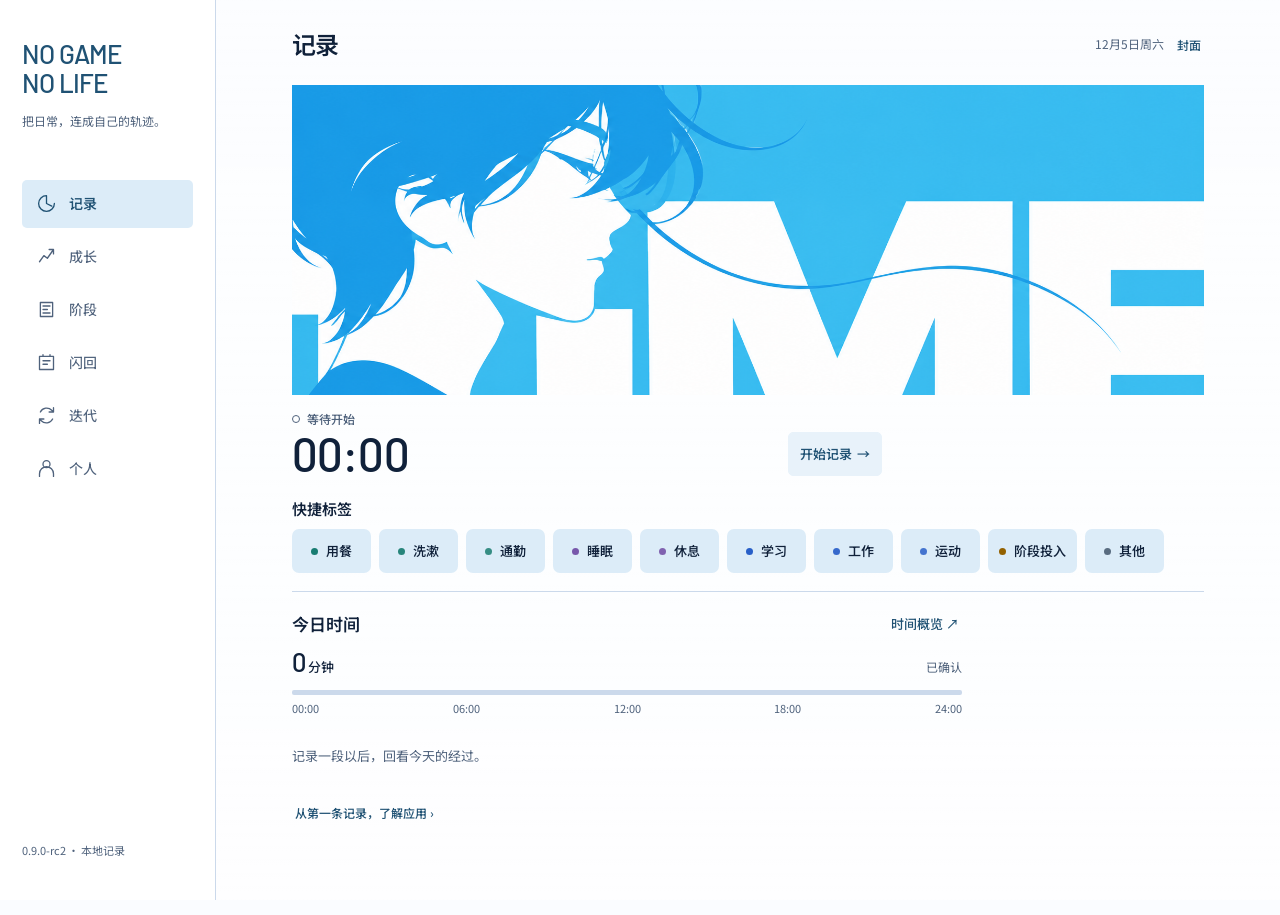
<file: docs/index.html>
<!doctype html>
<html lang="zh-CN">
<head>
  <meta charset="utf-8">
  <meta name="viewport" content="width=device-width, initial-scale=1, viewport-fit=cover">
  <meta name="theme-color" content="#193a35">
  <meta name="description" content="记录一天的经过，保留投入的积累与生活的片段。数据只保存在当前浏览器。">
  <link rel="manifest" href="./manifest.webmanifest">
  <link rel="icon" href="./icon.svg" type="image/svg+xml">
  <link rel="stylesheet" href="./src/theme-tokens-27ca4e179461.css">
  <link rel="stylesheet" href="./src/style-27ca4e179461.css">
  <link rel="stylesheet" href="./src/themes-27ca4e179461.css">
  <link rel="stylesheet" href="./src/growth-27ca4e179461.css">
  <link rel="stylesheet" href="./src/phone-27ca4e179461.css">
  <link rel="stylesheet" href="./src/simplification-27ca4e179461.css">
  <link rel="stylesheet" href="./src/rebuild-27ca4e179461.css">
  <link rel="stylesheet" href="./src/fonts-27ca4e179461.css">
  <link rel="stylesheet" href="./src/experience-27ca4e179461.css">
  <link rel="stylesheet" href="./src/record-27ca4e179461.css">
  <link rel="stylesheet" href="./src/choices-27ca4e179461.css">
  <link rel="stylesheet" href="./src/relation-graph-27ca4e179461.css">
  <title>NO GAME NO LIFE · 日常的积累</title>
</head>
<body>
  <a class="skip" href="#main">跳到内容</a>
  <div id="app"><div class="loading">正在打开你的本地记录…</div></div>
  <div id="toast" role="status" aria-live="polite"></div>
  <dialog id="dialog" aria-labelledby="dialog-title"></dialog>
  <script type="module" src="./src/app-27ca4e179461.mjs"></script>
</body>
</html>
</file>
<file: docs/src/theme-tokens-27ca4e179461.css>
/* The single palette source for current pages, retained components and previews. */
:root,.appearance-preview{--surface:var(--paper);--field:var(--paper);--deep:var(--green-deep);--error:var(--danger);--accent-soft:var(--wash);--accent-line:var(--line);--sidebar-muted:var(--muted);--sidebar-active-bg:var(--wash);--sidebar-active-ink:var(--green);--timer-top:var(--paper);--timer-bottom:var(--wash);--landscape:var(--green);--focus:var(--green);--radius:12px;--shadow:none;--success:#176a52}
:root:not([data-theme]),:root[data-theme=blue],.appearance-preview[data-theme=blue]{--bg:#fafcff;--paper:#ffffff;--ink:#10213a;--muted:#4f627c;--line:#cbd9eb;--green:#205274;--green-deep:#142f5b;--on-deep:#fff;--wash:#DCECF8;--gold:#856000;--danger:#9a302c;--hover:#123b85;--action-fill:#E8F2FA;--action-selected:#DCECF8;color-scheme:light}
:root[data-theme=green],.appearance-preview[data-theme=green]{--bg:#f3f5ee;--paper:#fffef9;--ink:#1f3830;--muted:#50665c;--line:#cad8c9;--green:#245c47;--green-deep:#183e30;--on-deep:#fff;--wash:#e6efe1;--gold:#806126;--danger:#963f35;--hover:#1a4937;--action-fill:#E6EFE1;--action-selected:#DDEBDD;color-scheme:light}
:root[data-theme=mist],.appearance-preview[data-theme=mist]{--bg:#e9f0f6;--paper:#fafdff;--ink:#20364a;--muted:#4c6479;--line:#bccfdf;--green:#255b80;--green-deep:#18394f;--on-deep:#fff;--wash:#deebf5;--gold:#836025;--danger:#963f35;--hover:#174562;--action-fill:#E4EEF5;--action-selected:#D8E8F3;color-scheme:light}
:root[data-theme=night],.appearance-preview[data-theme=night]{--bg:#101927;--paper:#192638;--ink:#e5eefb;--muted:#b3c4dc;--line:#4c6381;--green:#f0c681;--green-deep:#233c60;--on-deep:#111e2c;--wash:#283b51;--gold:#f0c681;--danger:#ffb3ac;--success:#99dab9;--hover:#f8dba8;--action-fill:#283B51;--action-selected:#304860;color-scheme:dark}
</file>
<file: docs/src/style-27ca4e179461.css>
@charset "UTF-8";
:root{font-family:"Microsoft YaHei UI","PingFang SC","Noto Sans CJK SC",sans-serif;font-size:14px;line-height:1.65;color:var(--ink);background:var(--paper);font-synthesis:none}
*{box-sizing:border-box}body{margin:0}button,input,textarea,select{font:inherit;color:inherit}button{cursor:pointer;-webkit-tap-highlight-color:transparent}button:disabled{opacity:.55;cursor:wait}button,input,select,textarea{touch-action:manipulation}button{border:0;background:none}a{color:var(--green)}button:focus-visible,input:focus-visible,select:focus-visible,textarea:focus-visible,summary:focus-visible,a:focus-visible{outline:3px solid #bd9c5f;outline-offset:3px}h1,h2,h3,p{margin:0}h1{font-size:30px;letter-spacing:.08em;font-weight:500;font-family:"Microsoft YaHei","PingFang SC",sans-serif;line-height:1.5}h2{font-size:17px;font-weight:600;letter-spacing:.04em}h3{font-size:15px;font-weight:600}small{font-size:12px}p+p{margin-top:12px}svg{display:block}img{max-width:100%}input,select,textarea{width:100%;border:1px solid #d9ded2;border-radius:8px;padding:11px 12px;background:#fffefb;min-height:44px}input[type=color]{padding:4px;width:100%;height:46px}textarea{resize:vertical;line-height:1.7;min-height:110px}input[type=checkbox]{width:18px;height:18px;min-height:18px;accent-color:var(--green);flex-shrink:0}label{display:flex;flex-direction:column;gap:7px;font-size:13px;margin-bottom:16px}summary{cursor:pointer;min-height:40px;padding:8px 0}details>summary{color:var(--green)}[hidden]{display:none!important}.skip{position:fixed;left:12px;top:-100px;background:var(--surface);padding:12px;z-index:100}.skip:focus{top:12px}
.sidebar{position:fixed;inset:0 auto 0 0;width:225px;background:var(--deep);color:#d8e0cd;display:flex;flex-direction:column;padding:45px 24px 22px;z-index:10;background-image:radial-gradient(ellipse at 100% 100%,#46634c55,transparent 65%)}.brand{display:flex;align-items:center;gap:12px;margin:0 0 50px 3px}.brand-mark{width:40px;height:48px;display:grid;place-items:center;border:1px solid #b8a573;font-family:Georgia,serif;font-size:32px;color:#e1cf94;position:relative}.brand-mark span{position:absolute;right:-5px;bottom:-9px;font-size:22px;background:var(--deep);line-height:1}.brand p{font:14px/1.3 Georgia,serif;letter-spacing:.13em}.brand p>span{display:block;font:10px/1.6 "Microsoft YaHei",sans-serif;letter-spacing:.08em;color:#9fae97;margin-top:9px}.sidebar nav{display:grid;gap:8px}.nav-item{display:flex;align-items:center;gap:16px;border-radius:7px;padding:12px 15px;text-align:left;color:inherit;min-height:48px;transition:background .18s}.nav-item>span{font:25px/1 Georgia,serif;width:24px;text-align:center;color:#a6b297}.nav-item b{font-weight:400;font-size:14px;letter-spacing:.1em}.nav-item:hover{background:#ffffff09}.nav-item.active{background:#49654e5e;color:#f0e8d2;border:1px solid #8392743b}.nav-item.active>span{color:#ddc692}.sidebar-bottom{margin-top:auto;color:#a5b29d;font-size:10px;padding:40px 8px 0;letter-spacing:.06em}.sidebar-bottom i{display:inline-block;width:5px;height:5px;background:#b9ca99;border-radius:50%;margin-right:6px}.sidebar-bottom small{display:block;font:9px/2 Georgia,serif;letter-spacing:.17em;opacity:.6;margin-top:12px}.mobile-nav{display:none}main{max-width:1510px;margin-left:225px;padding:28px 48px 20px;min-height:100dvh;outline:0}.topbar{display:flex;justify-content:space-between;align-items:center;border-bottom:1px solid var(--line);padding:0 0 20px;margin-bottom:30px}.eyebrow{font:9px/1.6 Georgia,serif;letter-spacing:.22em;color:#929b86}.topbar p{font-size:13px;margin-top:4px}.top-actions{display:flex;gap:18px;align-items:center}.save-status{font-size:11px;color:#79856f;padding:8px}.save-status span{margin-right:6px;font-size:10px}.running-pill{font-size:11px;border:1px solid #ccdac8;border-radius:30px;padding:6px 12px;background:var(--wash);display:flex;align-items:center;gap:7px;max-width:300px}.running-pill i,.live-dot:before{width:5px;height:5px;background:#718e65;border-radius:50%;display:inline-block}.heading{display:flex;align-items:center;justify-content:space-between;gap:20px;margin-bottom:28px}.heading h1{margin:8px 0 6px}.heading>div>p{color:var(--muted);font-size:12px}.date-seal{border:1px solid #d7dacb;width:54px;min-width:54px;height:72px;display:flex;align-items:center;flex-direction:column;justify-content:center;position:relative}.date-seal:after{content:"";position:absolute;inset:3px;border:1px solid #e7e7da}.date-seal span{font:10px Georgia,serif;color:var(--gold);margin-bottom:4px}.date-seal b{font:28px Georgia,serif;color:#5a715d}.dot-separator{padding:0 8px;color:var(--gold)}.card{background:var(--surface);border:1px solid var(--line);border-radius:13px;padding:25px 27px;margin-bottom:22px;box-shadow:0 4px 16px #273c3503}.section-title{display:flex;align-items:center;justify-content:space-between;gap:12px;margin-bottom:18px}.section-title p{font-size:11px;color:var(--muted);margin-top:3px}.section-title .eyebrow+h2{margin-top:5px}.primary,.secondary,.danger-button{padding:10px 19px;border-radius:7px;font-weight:500;font-size:13px;min-height:43px;display:inline-flex;justify-content:center;align-items:center;gap:6px;line-height:1.5}.primary{background:var(--green);color:#f5f3e7;box-shadow:0 3px 8px #315f4c12}.primary:hover{background:#264e3d}.secondary{border:1px solid #d9dfd2;background:#fafbf5;color:#3f6049}.secondary:hover{background:#f0f3e7}.text-button{color:#597655;font-size:12px;min-height:40px;padding:6px 8px;text-align:left;line-height:1.5}.text-button:hover{text-decoration:underline}.icon-button{width:40px;min-width:40px;height:40px;color:#61775a;border:1px solid var(--line);border-radius:50%;display:grid;place-items:center;font-size:18px}.inline-actions{display:flex;gap:8px;align-items:center;flex-wrap:wrap}.tag{font-size:10px;background:#eef0e7;padding:3px 8px;border-radius:4px;color:#7c876c;white-space:nowrap}.tag.gold{color:#937d47;background:#f7f1df}.muted{color:var(--muted);font-size:12px}.quiet-note{color:var(--muted);font-size:11px;line-height:1.9;margin-top:13px}.page-footer{text-align:center;font:9px/1.9 Georgia,"Microsoft YaHei",serif;color:#a2a78e;letter-spacing:.06em;padding:20px 0 0}.page-footer span{padding:0 12px}.loading,.startup-error{max-width:600px;margin:15vh auto;padding:30px}.startup-error p{margin:16px 0}.full-width{width:100%}
.today-grid{display:grid;grid-template-columns:1.3fr 1fr;gap:22px;margin-bottom:22px}.timer-card{border:1px solid #d9dfd0;border-radius:13px;position:relative;overflow:hidden;display:flex;flex-direction:column;align-items:center;background:#edf1e5;min-height:405px;box-shadow:inset 0 0 100px #f9faec99}.card-top{display:flex;justify-content:space-between;align-items:center;width:100%;padding:19px 25px;z-index:1}.tiny-badge{font-size:10px;color:#81916d;display:flex;align-items:center;gap:7px}.tiny-badge:before{content:"";width:4px;height:4px;border-radius:50%;background:#9baf83}.timer-orbit{position:relative;width:226px;height:226px;display:grid;place-items:center;margin:0 0 8px;z-index:1}.orbit-ring{position:absolute;inset:9px;border:1px solid #b8c3a087;border-radius:50%;box-shadow:0 0 0 7px #c3cba118}.orbit-ring:before{content:"";position:absolute;inset:6px;border-radius:50%;border:1px dashed #bec5a29a}.orbit-ring.second{inset:0;border:1px solid #d2d8b8;box-shadow:none;transform:rotate(28deg)}.orbit-ring.second:before{content:"✦";display:block;position:absolute;inset:auto;right:21px;top:16px;border:0;background:#edf1e5;color:#a79456;font-size:16px;padding:1px;line-height:1}.orbit-spark{position:absolute;bottom:1px;left:48px;color:#a7ad7f;background:#edf1e5;padding:0 3px;font-size:12px}.timer-center{text-align:center}.timer-label{font-size:13px;color:#5b7458}.timer-digits{font:39px/1.5 Georgia,"Times New Roman",serif;font-variant-numeric:tabular-nums;letter-spacing:.015em;color:#365840}.timer-sub{font-size:10px;color:#93a07f}.timer-actions{display:flex;justify-content:center;gap:9px;z-index:1}.timer-main{min-width:166px;font-size:13px;padding:12px 22px}.stop-button{border:1px solid #b4c2a5;border-radius:7px;padding:10px 15px;font-size:12px;background:#f8faee88;color:#67785a}.timer-caption{font-size:10px;color:#8e9b7f;margin:12px 0 26px;text-align:center;z-index:1;padding:0 20px}.landscape{position:absolute;bottom:0;left:0;right:0;pointer-events:none;opacity:.65}.landscape svg{width:100%;height:62px;fill:#d7dfca}.landscape svg path+path{fill:#c7d4bc;opacity:.8}.is-running .orbit-ring.second{animation:orbit-turn 120s linear infinite}.home-side{display:flex;flex-direction:column;gap:19px}.home-side .card{margin:0}.day-numbers{padding:23px 25px}.day-numbers h2{margin-top:7px}.number-pair{display:grid;grid-template-columns:1fr 1fr;margin-top:20px;gap:14px}.number-pair div+div{border-left:1px solid var(--line);padding-left:20px}.number-pair strong{display:block;font-size:18px;font-weight:500;line-height:1.5}.number-pair span{font-size:11px;color:var(--muted)}.day-ribbon{height:8px;background:#edf0e5;border-radius:3px;position:relative;overflow:hidden;margin-top:20px}.day-ribbon span{position:absolute;top:0;height:100%}.ribbon-scale{display:flex;justify-content:space-between;margin-top:5px;font:9px Georgia,serif;color:#a0a792}.focus-card{flex:1;padding:21px 25px;position:relative}.focus-card .section-title{margin-bottom:7px}.focus-empty{display:flex;align-items:center;gap:10px;flex-wrap:wrap}.focus-empty>span{color:var(--gold);font-size:24px}.focus-empty p{font-size:12px;color:var(--muted)}.focus-empty>.text-button{display:block;padding-left:34px}.common-card{padding:20px 25px}.common-card .section-title{margin-bottom:13px}.common-grid{display:grid;grid-template-columns:repeat(6,1fr);gap:12px}.activity-tile{border:1px solid #e5e8dc;border-radius:8px;min-height:64px;display:flex;align-items:center;justify-content:center;gap:9px;font-size:12px;background:#f8f9f2;position:relative;min-width:0;overflow-wrap:anywhere}.activity-tile:hover,.activity-tile.selected{background:#eaf0e1;border-color:#bdccaf}.activity-tile i{width:4px;height:4px;border-radius:50%;background:var(--green);position:absolute;top:8px;right:8px}.activity-symbol{font-size:21px;color:var(--activity)}
.timeline-row{display:flex;align-items:flex-start;gap:15px;padding:13px 0;position:relative;min-height:66px}.timeline-row:after{content:"";position:absolute;left:76px;top:28px;bottom:-14px;width:1px;background:#e5e8dd}.timeline-row:last-child:after{display:none}.timeline-row time{font:12px/1.6 Georgia,serif;width:52px;min-width:52px;color:#586b5c;padding-top:1px;font-variant-numeric:tabular-nums}.timeline-row time small{display:block;font-size:10px;color:#a5ac9a}.timeline-dot{width:8px;height:8px;background:var(--dot);border-radius:50%;margin-top:6px;z-index:1;flex-shrink:0;box-shadow:0 0 0 4px #fffef9}.row-content{flex:1;min-width:0}.row-title{font-weight:500;font-size:13px;display:block;padding:0;text-align:left;min-height:23px;overflow-wrap:anywhere}.row-title:hover{color:var(--green);text-decoration:underline}.row-meta{font-size:10px;color:#969e8b;margin-top:2px}.row-tail{display:flex;align-items:center;gap:10px;padding-left:8px;text-align:right}.row-tail strong{font-size:11px;font-weight:400;color:#76846f}.row-tail .text-button{min-height:26px;font-size:10px;padding:1px 5px}.timeline-gap{font-size:10px;color:#abb09f;margin:0 0 0 92px;border-bottom:1px dashed #e6e8dd;padding:6px 0;letter-spacing:.03em}.timeline-gap span{margin-left:7px}.running-row{border-top:1px dashed #d9dfcf}.live-dot{font-size:10px;color:#71865f;white-space:nowrap}.live-dot:before{content:"";margin-right:5px}.empty{text-align:center;padding:33px 20px;color:var(--muted);width:100%}.empty-star{font:36px/1 Georgia,serif;color:#a9b28c;display:block;margin-bottom:12px}.empty h3{font-size:14px;font-weight:400;color:#64765f;margin-bottom:6px}.empty p{font-size:12px;line-height:1.9;max-width:360px;margin:auto}.empty button{margin-top:16px}.progress{width:100%;height:5px;background:#e8eddf;border-radius:3px;overflow:hidden}.progress>span{display:block;height:100%;background:#7f9a6a;border-radius:3px;transition:width .35s}.progress-caption{display:flex;justify-content:space-between;gap:10px;font-size:11px;color:#8a957e;margin:10px 0 8px}.progress-caption strong{font-weight:500;color:#4e694d}.plan-top{display:flex;align-items:center;justify-content:space-between;gap:10px}.plan-card h3{font-size:15px}.plan-card>.muted{font-size:10px;margin:3px 0 6px}.compact .plan-top h3{font-size:13px}.compact .plan-top .tag{display:none}.compact .progress-caption{margin-top:6px}.outcome-line{display:flex;align-items:flex-start;gap:8px;margin-top:14px;font-size:12px;color:#6e7c64}.outcome-line span{color:#a5ae91}.outcome-line .done{color:#4d794c}.plan-actions{display:flex;gap:6px;align-items:center;flex-wrap:wrap;margin-top:10px}.compact .plan-actions{margin-top:0}.compact .plan-actions button{font-size:10px;min-height:30px;padding:3px 9px}.plans-grid{display:grid;grid-template-columns:repeat(2,minmax(0,1fr));gap:22px}.plans-grid>.card{margin:0}.plans-grid+.card{margin-top:25px}.period-details{border-top:1px solid var(--line);margin-top:18px;font-size:11px;padding-top:8px}.period-details summary{font-size:12px}.period-details p{display:flex;justify-content:space-between;margin:4px 0}.period-details small{color:var(--muted);font-size:10px}.skills-grid{display:grid;grid-template-columns:repeat(3,minmax(0,1fr));gap:20px;margin-bottom:30px}.skills-grid>.empty{grid-column:1/-1;background:var(--surface);border:1px solid var(--line);border-radius:12px;padding:60px 20px}.skill-card{display:block;text-align:left;background:var(--surface);border:1px solid var(--line);border-radius:13px;padding:23px;transition:transform .2s,box-shadow .2s;min-width:0}.skill-card:hover{transform:translateY(-3px);box-shadow:0 6px 18px #193a350a}.skill-top{display:flex;justify-content:space-between;align-items:center;gap:8px;margin-bottom:20px}.skill-top .tag{font-size:9px}.skill-emblem{border:1px solid #d0d8be;width:43px;height:43px;transform:rotate(45deg);border-radius:7px;color:#9f9866;display:grid;place-items:center;font-size:24px;background:#f1f4e8}.skill-top .skill-emblem{transform:none;clip-path:polygon(50% 0,100% 25%,100% 75%,50% 100%,0 75%,0 25%);border-radius:0;border:0}.skill-card h3{font-size:19px;font-weight:500;overflow-wrap:anywhere}.stage-caption{color:#8b957f;font-size:11px;margin-top:5px}.skill-level{display:flex;align-items:baseline;gap:8px;margin:20px 0 12px}.skill-level>span{font-size:10px;color:#8e9981}.skill-level b{font:26px Georgia,serif;color:#54704a}.skill-level small{color:#9aa48c;font:12px Georgia,serif}.skill-foot{display:flex;justify-content:space-between;gap:8px;border-top:1px solid var(--line);padding-top:13px;margin-top:20px;font-size:9px;color:#929c87}.skill-detail-top{display:flex;justify-content:space-between;align-items:center;margin-bottom:20px}.skill-detail-top h3{font-size:22px;margin-top:4px}.skill-detail-top p{color:var(--muted);font-size:12px}.stage-path{margin-top:25px}.stage-path>section{display:flex;gap:18px;padding:0 0 26px;position:relative}.stage-path>section:before{content:"";position:absolute;left:16px;width:1px;background:var(--line);top:28px;bottom:0}.stage-path>section:last-child:before{display:none}.stage-node{height:33px;width:33px;min-width:33px;border:1px solid #ced8bf;border-radius:50%;text-align:center;line-height:32px;color:#8e9b7d;font-family:Georgia,serif}.stage-node.passed{background:#eaf0df;color:#52754c}.stage-path h3 small{font-size:10px;color:var(--muted);font-weight:400;padding-left:8px}.stage-path section p{font-size:12px;color:#7e8974;margin:8px 0 12px}.review-entry{border-left:2px solid #d4dec6;padding-left:10px;margin-top:10px;font-size:11px;color:var(--muted);overflow-wrap:anywhere}.review-entry .text-button{font-size:10px;min-height:27px}.template-purpose{margin:12px 0;color:var(--green);font-size:12px}.stage-settings details{padding:5px 0;border-bottom:1px solid var(--line)}.stage-settings summary{display:flex;justify-content:space-between;gap:10px;font-size:12px}.stage-settings summary b{font-size:11px;color:#8a947e;font-weight:400}.stage-settings p{font-size:12px;color:var(--muted);margin:7px 0 12px}.standard-heading{font-size:20px;margin:16px 0}.standard-card{background:var(--wash);border-left:3px solid var(--gold);padding:20px;margin:15px 0 20px}.standard-card p:first-child{font-size:15px;line-height:1.9}
.date-control{display:flex;align-items:center;gap:6px}.date-control input{padding:6px 9px;width:147px;min-height:38px;font-size:12px;background:transparent}.date-control button{width:34px;min-width:34px;height:38px;font-size:22px;color:#7c8c70}.compact-heading h1{font-size:27px}.memory-controls{display:flex;justify-content:space-between;align-items:flex-start;margin-bottom:20px;gap:12px}.memory-controls details{font-size:12px}.memory-controls details .range-form{padding:15px;background:var(--surface);border:1px solid var(--line);border-radius:8px;position:relative;flex-wrap:wrap}.memory-day .section-title{border-bottom:1px solid var(--line);padding-bottom:10px;margin-bottom:4px}.memory-day .section-title h2{font-size:14px}.moment-content p{font-size:12px;line-height:1.9;margin:8px 0;color:#65735e;overflow-wrap:anywhere}.thumbnails{display:flex;flex-wrap:wrap;gap:7px;margin-top:10px}.thumbnails button{padding:0;width:64px;height:64px;border-radius:6px;overflow:hidden;border:1px solid #e3e5d6}.thumbnails img{width:100%;height:100%;object-fit:cover}.moment-content .text-button{min-height:24px;padding:3px 0;font-size:10px}.day-note{background:#f4f5ec;border-radius:6px;padding:15px;font-size:12px;line-height:1.9;color:#79836e;margin:12px 0}.finance-status{display:flex;gap:15px;align-items:center;border:1px dashed #d8ddcf;padding:18px 25px;border-radius:10px;margin-bottom:22px;color:#8a957e}.finance-status>span:first-child{font-size:25px;color:#a6ab86}.finance-status>div{flex:1}.finance-status h3{font-size:12px;font-weight:500}.finance-status p{font-size:10px}.full-photo{display:block;max-height:70dvh;width:100%;object-fit:contain;background:#eef0e9}.photo-drafts{display:flex;flex-wrap:wrap;gap:12px;margin:15px 0}.photo-drafts>div{width:100px;height:100px;position:relative}.photo-drafts img{width:100%;height:100%;object-fit:cover;border-radius:7px}.remove-draft{position:absolute;top:-8px;right:-8px;width:28px;height:28px;border-radius:50%;background:#fff;border:1px solid var(--line);box-shadow:0 2px 8px #0001}.source-caption{background:#eef2e6;border-radius:8px;padding:15px;margin-bottom:20px;font-size:13px}.source-caption small{display:block;color:var(--muted);font-size:11px;margin-top:5px}
.range-form{display:flex;align-items:flex-end;gap:14px;flex-wrap:wrap}.range-form label{margin:0;font-size:11px}.range-form input{min-height:40px;font-size:12px;max-width:190px}.range-form button{margin-bottom:1px}.two-columns{display:grid;grid-template-columns:1fr 1fr;gap:22px}.two-columns.mini{gap:15px;margin:20px 0}.mini h3{font-size:20px;margin-top:5px}.distribution{display:grid;gap:15px;margin-top:20px}.distribution .progress{height:7px}.stat-overview{display:flex;justify-content:space-between;gap:20px;padding:26px 35px}.stat-overview>div{display:flex;flex-direction:column;gap:6px}.stat-overview span{color:var(--muted);font-size:11px}.stat-overview strong{font-size:24px;font-weight:400}.stat-overview small{font-size:12px}.daily-chart{display:flex;gap:12px;margin-top:25px;overflow-x:auto;padding-bottom:8px}.chart-col{flex:1;min-width:40px;text-align:center;display:flex;flex-direction:column}.chart-col>span{font-size:8px;color:var(--muted);white-space:nowrap}.chart-col small{font:10px Georgia,serif;color:#8a957d;margin-top:8px}.chart-bar{height:145px;display:flex;align-items:flex-end;justify-content:center;margin-top:10px}.chart-bar i{display:block;width:65%;background:#b0c19b;border-radius:4px 4px 0 0;min-height:2px}.settings-actions{display:flex;gap:12px;flex-wrap:wrap;margin:20px 0}.file-button{cursor:pointer;margin:0;width:fit-content}.info-list{margin-top:18px}.info-list>div{padding:10px 0;border-bottom:1px solid var(--line)}.info-list dt{font-size:11px;color:var(--muted)}.info-list dd{font-size:12px;overflow-wrap:anywhere;margin:5px 0 0}.danger-zone{display:flex;justify-content:space-between;gap:20px;align-items:center}.danger-zone p{font-size:11px;color:var(--muted);margin-top:6px}.danger-button{border:1px solid #dfc9bc;color:#95674d;background:#fcf9f2;white-space:nowrap}
dialog{width:min(580px,calc(100% - 32px));max-height:calc(100dvh - 40px);padding:0;border:1px solid #dbe1d0;border-radius:16px;background:var(--surface);color:var(--ink);box-shadow:0 20px 90px #17382938;overflow:auto}dialog.wide{width:min(740px,calc(100% - 32px))}dialog::backdrop{background:#152d246e;backdrop-filter:blur(4px)}.dialog-header{display:flex;justify-content:space-between;align-items:center;padding:22px 26px;border-bottom:1px solid var(--line);background:var(--surface);position:sticky;top:0;z-index:5}.dialog-header h2{font-size:19px;margin-top:4px}.close-button{font:26px/1 Georgia,serif;color:#929a85;width:38px;height:38px;display:grid;place-items:center}.dialog-body{padding:24px 26px;overflow-wrap:anywhere}.dialog-body>p{font-size:13px;line-height:1.9}.dialog-body>.quiet-note:first-child{margin-top:0;margin-bottom:16px}.dialog-footer{display:flex;justify-content:space-between;align-items:center;gap:12px;padding:17px 26px;border-top:1px solid var(--line);position:sticky;bottom:0;background:#fffef9f5;z-index:5}.dialog-footer>span{font-size:10px;color:var(--muted);max-width:55%}.dialog-footer>div{display:flex;gap:10px;margin-left:auto}.form-row{display:grid;grid-template-columns:1fr 1fr;gap:16px}.form-row label{min-width:0}.form-row input{min-width:0}.form-details{margin:10px 0 20px;border-top:1px solid var(--line);padding:8px 0}.form-details summary{font-size:12px}.form-details>p{margin-bottom:14px}.checkbox-list{display:flex;flex-wrap:wrap;gap:8px 17px;margin:12px 0}.checkbox-list label,.check{display:flex;flex-direction:row;gap:8px;align-items:flex-start;font-size:12px;line-height:1.6}.checkbox-list label{margin:0;padding:4px 0}.check{padding:8px 0;margin:8px 0}.check input{margin-top:2px}.preview-box{border:1px solid #c8d6bc;border-radius:8px;padding:17px;background:#f0f5e9;margin-top:20px}.preview-box h3{font-size:14px;margin-bottom:8px}.preview-box p{font-size:12px;line-height:1.9}.preview-box p+p{margin-top:4px}.form-error{color:var(--error);font-size:12px;background:#fbefe7;border:1px solid #edcbbc;border-radius:6px;padding:12px;margin-top:16px}.choose-grid{display:grid;gap:8px}.choose-option{display:flex;gap:14px;align-items:center;padding:13px 16px;border:1px solid var(--line);border-radius:8px;background:#fbfcf6;min-height:57px;text-align:left}.choose-option>span:nth-child(2){flex:1}.choose-option small{font-size:10px;color:var(--muted);display:block}.choose-option>b{color:#9aa98a;font-weight:400}.choose-option:hover{background:#edf3e4;border-color:#b5c6a1}.color-dot{width:9px;height:9px;border-radius:50%;display:inline-block;flex-shrink:0}.activity-list>div{display:flex;align-items:center;gap:12px;padding:13px 0;border-bottom:1px solid var(--line)}.activity-list>div>div{flex:1}.activity-list p{font-size:10px;color:var(--muted);margin-top:4px}.activity-list strong{font-weight:500;font-size:13px}.activity-list{margin-bottom:20px}.detail-facts{text-align:center;margin-bottom:25px}.detail-facts strong{display:block;font-size:30px;margin:10px 0;font-weight:400}.detail-facts p{font-size:12px;color:var(--muted)}.preset-dates{display:flex;gap:15px}#toast{position:fixed;bottom:28px;left:calc(50% + 100px);transform:translate(-50%,15px);background:#254736;color:#f0f3e5;box-shadow:0 4px 20px #183a3525;padding:12px 23px;border:1px solid #82946c;border-radius:8px;z-index:1000;font-size:12px;opacity:0;pointer-events:none;transition:opacity .2s,transform .2s;max-width:calc(100vw - 35px);width:max-content}#toast.visible{opacity:1;transform:translate(-50%,0)}
@keyframes orbit-turn{to{transform:rotate(388deg)}}
@media(min-width:1450px){main{padding-left:65px;padding-right:65px}.today-grid{grid-template-columns:1.4fr 1fr}.timer-card{min-height:425px}.timer-orbit{width:248px;height:248px}}
@media(max-width:1150px){.sidebar{width:190px;padding:35px 18px}.brand{gap:10px}.brand p{font-size:12px}main{margin-left:190px;padding:25px 30px}.skills-grid{grid-template-columns:repeat(2,minmax(0,1fr))}.common-grid{gap:7px}.activity-tile{flex-direction:column;gap:0;padding:7px;font-size:11px}.number-pair strong{font-size:16px}.day-numbers{padding:20px}.focus-card{padding:20px}.today-grid{gap:18px;grid-template-columns:1.1fr 1fr}.row-tail{gap:5px}}
@media(max-width:850px){.sidebar{width:78px;padding:25px 12px}.brand{margin:10px auto 40px}.brand p,.nav-item b,.sidebar-bottom{display:none}.brand-mark{width:34px;height:42px}.sidebar .nav-item{padding:12px;justify-content:center}.sidebar .nav-item>span{font-size:23px}main{margin-left:78px;padding:22px 25px}h1{font-size:25px}.today-grid{grid-template-columns:1fr}.home-side{display:grid;grid-template-columns:1fr 1fr;gap:18px}.timer-card{min-height:375px}.timer-orbit{width:210px;height:210px}.home-side .focus-card{min-width:0}.two-columns{grid-template-columns:1fr}.plans-grid{grid-template-columns:1fr}.common-grid{grid-template-columns:repeat(6,1fr)}.row-tail{flex-direction:column;gap:0;align-items:flex-end}.skills-grid{gap:15px}#toast{left:calc(50% + 39px)}.date-seal{display:none}}
@media(max-width:600px){:root{font-size:14px}.sidebar{display:none}main{margin:0;padding:15px 17px 95px}.topbar{padding-bottom:12px;margin-bottom:22px}.topbar .eyebrow{font-size:7px;letter-spacing:.14em}.topbar p{font-size:11px}.save-status{font-size:9px;padding:4px}.top-actions{gap:6px}.running-pill{font-size:9px;padding:4px 7px;max-width:145px;overflow:hidden;white-space:nowrap}.running-pill [data-live-small]{display:none}.heading{margin-bottom:20px;gap:12px;align-items:flex-start}.heading h1{font-size:23px;letter-spacing:.04em}.heading>div>p{font-size:11px}.heading .primary{padding:8px 12px;font-size:11px;min-width:max-content;min-height:38px}.heading:has(>.inline-actions){flex-wrap:wrap}.today-grid{gap:14px;margin-bottom:15px}.timer-card{min-height:350px}.timer-orbit{width:197px;height:197px;margin-top:-5px;margin-bottom:5px}.timer-digits{font-size:36px}.card-top{padding:17px 20px}.card-top .eyebrow{font-size:8px}.timer-label{font-size:12px}.timer-main{min-height:44px}.timer-caption{font-size:9px;margin-top:11px;margin-bottom:22px}.landscape svg{height:44px}.home-side{gap:11px}.home-side .card{padding:15px 13px;border-radius:10px}.home-side h2{font-size:13px}.day-numbers .eyebrow{font-size:7px;letter-spacing:.15em}.day-numbers h2{margin-top:4px}.number-pair{margin-top:14px;gap:6px;grid-template-columns:1fr}.number-pair>div{display:flex;align-items:center;justify-content:space-between;gap:4px}.number-pair div+div{border:0;padding:0}.number-pair strong{font-size:12px;white-space:nowrap;order:1}.number-pair span{font-size:9px}.day-ribbon{margin-top:13px;height:6px}.ribbon-scale{font-size:7px}.focus-card .section-title{margin-bottom:5px}.focus-card .icon-button{width:26px;min-width:26px;height:26px;font-size:16px}.focus-empty{gap:4px;line-height:1.7}.focus-empty>span{font-size:19px}.focus-empty p{font-size:10px}.focus-empty>.text-button{font-size:10px;padding-left:2px;min-height:28px}.compact .plan-top h3{font-size:11px}.compact .progress-caption{font-size:9px}.compact .outcome-line{font-size:10px;margin-top:9px}.compact .plan-card>.muted{font-size:8px}.compact .plan-actions button{font-size:9px}.card{padding:19px 17px;margin-bottom:15px;border-radius:11px}.section-title{gap:8px;margin-bottom:12px}.section-title h2{font-size:15px}.section-title .eyebrow{font-size:7px}.section-title .secondary{font-size:10px;padding:7px 10px;min-height:35px}.section-title .text-button{font-size:10px;padding:5px 3px}.section-title p{font-size:10px}.common-card{padding:17px 16px}.common-grid{grid-template-columns:repeat(3,1fr);gap:8px}.activity-tile{min-height:49px;flex-direction:row;gap:9px;font-size:12px}.activity-symbol{font-size:21px}.timeline-row{gap:10px;min-height:63px;padding:12px 0}.timeline-row time{font-size:11px;width:40px;min-width:40px}.timeline-row time small{font-size:9px}.timeline-row:after{left:53px}.timeline-dot{width:6px;height:6px}.row-title{font-size:12px}.row-meta{font-size:9px}.row-tail{padding-left:0}.row-tail strong{font-size:10px}.row-tail .text-button{font-size:9px}.timeline-gap{margin-left:66px;font-size:9px}.live-dot{font-size:9px}.timeline-row .icon-button{width:28px;min-width:28px;height:28px;font-size:16px}.row-content{padding-right:3px}.mobile-nav{position:fixed;bottom:0;left:0;right:0;z-index:15;display:grid;grid-template-columns:repeat(6,1fr);background:#fafbf4f5;border-top:1px solid #dbe1ce;padding:7px 6px max(7px,env(safe-area-inset-bottom));backdrop-filter:blur(12px)}.mobile-nav .nav-item{padding:6px 1px;gap:4px;flex-direction:column;justify-content:center;min-height:50px;border-radius:8px}.mobile-nav .nav-item>span{font-size:21px;color:#8d9b7d;width:auto}.mobile-nav .nav-item b{font-size:9px;letter-spacing:0;color:#8c987e}.mobile-nav .nav-item.active{border:0;background:#e9efdf}.mobile-nav .nav-item.active b,.mobile-nav .nav-item.active>span{color:#4b6c40}.page-footer{font-size:8px;padding-top:14px}.page-footer span{padding:0 5px}.skills-grid{grid-template-columns:1fr 1fr;gap:11px}.skill-card{padding:16px 13px}.skill-top{gap:3px;margin-bottom:15px}.skill-top .tag{font-size:7px;padding:3px 4px}.skill-emblem{width:33px;height:33px;font-size:20px}.skill-card h3{font-size:16px}.stage-caption{font-size:9px}.skill-level{gap:4px;margin:16px 0 11px}.skill-level b{font-size:23px}.skill-level small{font-size:10px}.skill-level>span{font-size:8px}.skill-card .progress-caption{font-size:8px;gap:2px;line-height:1.9}.skill-foot{flex-direction:column;font-size:8px;gap:4px;margin-top:14px;padding-top:10px}.plans-grid{gap:14px}.plan-actions .secondary{font-size:11px;padding:8px 12px}.memory-controls{flex-wrap:wrap}.memory-controls details{margin-left:auto;font-size:11px}.range-form{gap:10px;align-items:flex-end}.range-form input{max-width:145px;font-size:11px;padding:7px;min-height:39px}.range-form .secondary{font-size:11px;padding:8px 13px}.range-form .text-button{font-size:11px}.stat-overview{padding:20px 16px;gap:8px}.stat-overview strong{font-size:16px}.stat-overview span{font-size:10px}.stat-overview small{font-size:10px}.finance-status{padding:15px;gap:10px}.finance-status p{font-size:9px}.settings-actions{gap:8px}.settings-actions .primary,.settings-actions .secondary{font-size:12px;padding:9px 13px}.settings-actions .text-button{padding:2px 0;font-size:11px}.danger-zone{align-items:flex-start;flex-direction:column;gap:12px}.two-columns{gap:0}.two-columns.mini{grid-template-columns:1fr 1fr;gap:15px}.two-columns.mini h3{font-size:18px}.thumbnails button{width:53px;height:53px}.moment-content p{font-size:11px}.empty{padding:30px 8px}.empty p{font-size:11px}.date-control{gap:3px}.date-control input{font-size:11px;width:132px;min-height:36px}.date-control button{width:26px;min-width:26px;height:36px}.memory-day .section-title h2{font-size:12px}.memory-day .section-title .text-button{font-size:9px;min-height:28px}.day-note{padding:12px;font-size:11px}.heading .inline-actions .secondary{min-height:38px;padding:8px 12px;font-size:11px}dialog,dialog.wide{width:calc(100% - 16px);max-height:calc(100dvh - 20px);border-radius:13px}.dialog-header{padding:17px 18px}.dialog-header h2{font-size:17px}.dialog-body{padding:19px 18px}.dialog-footer{padding:13px 18px}.dialog-footer>span{font-size:9px;max-width:38%}.dialog-footer button{font-size:12px;padding:9px 15px}.dialog-body .form-row{grid-template-columns:1fr;gap:0}.dialog-body .form-row:has(input[name^="levels-"]){grid-template-columns:1fr 1fr;gap:15px}.dialog-body label{font-size:12px}.dialog-body .checkbox-list label{font-size:11px}.stage-path h3{font-size:13px}.stage-path h3 small{display:block;padding-left:0}.stage-path section p{font-size:11px}.standard-card p:first-child{font-size:13px}.standard-card{padding:17px}.choose-option{padding:12px;min-height:58px}#toast{left:50%;bottom:88px;font-size:11px;padding:10px 16px;max-width:calc(100vw - 24px);white-space:normal}.info-list dd{font-size:11px}}
.two-columns,.two-columns>.card,.card,.daily-chart{min-width:0}
.recovery-banner{display:flex;align-items:center;justify-content:space-between;gap:12px;padding:12px 16px;border:1px solid #d8d2b1;border-radius:8px;background:#f5f1de;margin-bottom:22px;font-size:11px;color:#7e754d}
@media(max-width:600px){.mobile-nav .nav-item b{display:block}.recovery-banner{font-size:10px;padding:10px 12px}.recovery-banner .secondary{font-size:10px;padding:8px 10px;min-width:max-content;min-height:36px}}
@media(prefers-reduced-motion:reduce){*,*:before,*:after{animation:none!important;transition:none!important;scroll-behavior:auto!important}}
</file>
<file: docs/src/themes-27ca4e179461.css>
input,textarea,select{background:var(--field);border-color:var(--line)}.secondary,.tag{color:var(--green);background:var(--accent-soft);border-color:var(--line)}.secondary:hover{background:var(--wash)}.primary:hover{background:var(--hover)}.text-button,.icon-button,.date-seal b,.save-status{color:var(--green)}.eyebrow,.page-footer{color:var(--muted)}.sidebar{color:var(--on-deep);background-image:none}.sidebar-bottom,.brand p>span,.nav-item>span{color:var(--sidebar-muted)}.sidebar .nav-item.active{background:var(--sidebar-active-bg);color:var(--sidebar-active-ink);border-color:var(--accent-line)}.running-pill,.date-seal,.date-seal:after{border-color:var(--line)}.timer-card{background:linear-gradient(145deg,var(--timer-top),var(--timer-bottom))}.timer-digits,.timer-label{color:var(--deep)}.landscape svg path{fill:var(--landscape)}.activity-tile.selected,.activity-tile:hover,.choose-option:hover,.preview-box,.day-note,.template-purpose{background:var(--wash);border-color:var(--accent-line)}.timer-orbit .orbit-ring{border-color:var(--accent-line)}.skill-emblem,.empty-star{color:var(--green)}.progress{background:var(--line)}.progress>span,.chart-bar i{background:var(--green)}.mobile-nav{background:var(--surface);border-color:var(--line)}.mobile-nav .nav-item.active{color:var(--green);background:var(--wash)}.mobile-nav .nav-item>span{color:inherit}.tag.gold{color:#77602f;background:#f6edda}button:focus-visible,input:focus-visible,select:focus-visible,textarea:focus-visible,summary:focus-visible,a:focus-visible{outline-color:var(--focus)}
.composition{display:flex;gap:20px;align-items:center;margin-top:16px}.donut{width:132px;height:132px;flex:none;border-radius:50%;display:grid;place-items:center}.donut>span{width:101px;height:101px;border-radius:50%;background:var(--surface);display:flex;flex-direction:column;justify-content:center;text-align:center;padding:8px}.donut b{font-size:15px;line-height:1.5}.donut small{font-size:10px;color:var(--muted)}.composition-legend{flex:1;min-width:0}.composition-legend button{display:grid;grid-template-columns:8px 1fr auto auto;gap:7px;width:100%;align-items:center;padding:6px 0;font-size:11px;text-align:left}.composition-legend i{width:7px;height:7px;border-radius:50%}.composition-legend small{font-size:10px;color:var(--muted)}.context-summary{border-top:1px solid var(--line);padding-top:12px;font-size:11px}.context-summary>span{color:var(--muted)}.context-summary p{display:flex;justify-content:space-between}.context-controls{display:flex;align-items:center;justify-content:center;gap:6px;flex-wrap:wrap;padding:8px}.investment-grid{display:grid;grid-template-columns:1fr 1fr;gap:24px;margin:20px 0}.investment-grid strong{display:block;font-size:24px;margin:7px 0;color:var(--green)}.investment-grid p{font-size:12px;color:var(--muted)}.composition-grid{display:grid;grid-template-columns:repeat(3,1fr);gap:12px}.composition-grid>div{padding:14px;border:1px solid var(--line);border-radius:9px}.composition-grid p{font-size:12px;color:var(--muted);margin-top:6px}.theme-options,.draft-list{display:flex;gap:10px;flex-wrap:wrap;margin-top:14px}.theme-options [aria-pressed=true]{outline:2px solid var(--green);outline-offset:2px}fieldset[data-range-row]{border:1px solid var(--line);border-radius:10px;margin:16px 0;padding:16px;min-width:0}fieldset[data-range-row] legend{color:var(--green);padding:0 6px}.diary-entry{padding:20px 0;border-top:1px solid var(--line)}.diary-entry .moment-content>p{white-space:normal;overflow-wrap:anywhere}.diary-entry .thumbnails{margin-top:14px}.diary-editor{margin:0 auto;max-width:960px;padding:0 28px 60px}.diary-toolbar{position:sticky;top:0;background:var(--paper);display:flex;gap:14px;justify-content:space-between;padding:20px 0;z-index:5}.diary-writing-label textarea{min-height:45dvh;border:0;border-radius:0;background:transparent;resize:vertical;padding:14px 0;font-size:17px;line-height:2}.diary-photos{display:grid;grid-template-columns:repeat(3,1fr);gap:12px;margin:20px 0}.diary-photos figure{margin:0;min-width:0}.diary-photos img{width:100%;height:170px;object-fit:cover;border-radius:8px}.photo-viewer{max-width:94vw;max-height:94dvh;background:var(--surface);border:0}.photo-viewer img{display:block;max-height:78dvh;object-fit:contain}.sr-only{position:absolute;width:1px;height:1px;overflow:hidden;clip:rect(0,0,0,0)}
:root[data-motion="reduced"] *{animation:none!important;transition:none!important;scroll-behavior:auto!important}
.activity-tile{background:var(--field);border-color:var(--line)}.timer-sub,.timer-caption,.tiny-badge{color:var(--muted)}.landscape svg path+path{fill:var(--accent-line)}#toast{background:var(--deep);color:var(--on-deep)}.setup-banner{display:flex;align-items:center;justify-content:space-between;gap:16px}.setup-banner p,.setup-steps p{font-size:12px;color:var(--muted);margin:8px 0 14px}.setup-steps section+section{border-top:1px solid var(--line);margin-top:18px;padding-top:18px}
@media(max-width:650px){.home-side{grid-template-columns:1fr!important}.setup-banner{display:block}.composition-legend{min-width:130px}.composition-legend p{font-size:12px}.today-grid .card{min-width:0}}
@media(max-width:650px){.composition-grid{grid-template-columns:1fr 1fr}.composition{gap:12px}.donut{width:116px;height:116px}.donut>span{width:88px;height:88px}.composition-legend button{font-size:10px;gap:5px}.diary-editor{padding:0 16px 40px}.diary-toolbar{padding:12px 0}.diary-toolbar button{padding:10px;font-size:12px}.diary-photos{grid-template-columns:1fr 1fr}.diary-photos img{height:150px}.investment-grid{gap:14px}.investment-grid strong{font-size:20px}}



body{isolation:isolate}body:before{content:"";position:fixed;inset:0;z-index:-1;background-image:linear-gradient(color-mix(in srgb,var(--paper) 45%,transparent),color-mix(in srgb,var(--paper) 72%,transparent)),var(--page-image,none);background-position:center;background-size:cover;pointer-events:none}
:root[data-theme="mist"] .home-timer{border:1px solid #91b3cd;border-radius:8px;background:linear-gradient(120deg,var(--timer-top),var(--timer-bottom));box-shadow:6px 6px 0 #bdd0df55}:root[data-theme="mist"] .timer-now{border-bottom:1px dashed #91b3cd;padding-bottom:18px}:root[data-theme="mist"] .card{border-radius:9px}:root[data-theme="night"] .home-timer{border-radius:30px;border:1px solid #a18253;background:radial-gradient(ellipse at 90% 10%,#70502644,transparent 60%),linear-gradient(135deg,var(--timer-top),var(--timer-bottom))}:root[data-theme="night"] .timer-digits{color:#f0c681;font-family:Georgia,serif}:root[data-theme="night"] .timer-now strong{color:var(--ink)}:root[data-theme="night"] #toast{background:#f0c681;color:#102032}:root[data-theme="night"] .tag.gold{color:#f6d197;background:#493821}
.page-message{margin:0 0 18px;padding:10px 16px;border-left:3px solid var(--gold);background:var(--surface);color:var(--muted);overflow-wrap:anywhere}.heading,.diary-editor{background:var(--surface);border-radius:10px;padding:18px}.diary-editor{margin-top:18px}.diary-writing-label textarea{background:var(--surface);color:var(--ink)}.appearance-preview{padding:20px;border:1px solid var(--line);border-radius:16px;background:var(--paper);background-position:center;background-size:cover;color:var(--ink);margin:16px 0}.appearance-preview>.card{background:var(--surface);padding:14px;margin:12px 0 0;color:var(--ink)}.appearance-preview>[data-preview-message]{background:var(--surface);overflow-wrap:anywhere}.choose-option{min-height:64px}.choose-option span{min-width:0;overflow-wrap:anywhere}.choose-option small{display:block}.dialog-body .section-title{flex-wrap:wrap}.dialog-body details details{padding-left:8px}.dialog-body input[type=checkbox]{min-width:18px}.dialog-body button,.dialog-body summary{min-height:44px}.pending-list{margin-top:14px;border-top:1px solid var(--line);padding-top:12px}.weekly-grid{display:grid;grid-template-columns:repeat(auto-fit,minmax(min(100%,280px),1fr));gap:14px}.week-comparison{display:grid;grid-template-columns:1fr 1fr;gap:12px}.week-comparison>div{padding:10px;background:var(--wash);border-radius:8px}.weekly-row{padding:14px 0;border-top:1px solid var(--line)}.weekly-row p{overflow-wrap:anywhere}.timer-actions{flex-wrap:wrap}.timer-actions button{min-height:44px}

/* Selected navigation inherits the chosen theme on the actual text and icon. */
.sidebar .nav-item.active b,.sidebar .nav-item.active>span{color:inherit}
.mobile-nav .nav-item.active b,.mobile-nav .nav-item.active>span{color:var(--green)}
</file>
<file: docs/src/growth-27ca4e179461.css>
.growth-content{font-size:15px;line-height:1.6}.growth-content .muted,.growth-content .stage-caption,.growth-content .tag,.growth-content .progress-caption,.growth-content .row-meta{font-size:14px}.growth-content h1{font-size:30px}.growth-content h2{font-size:20px}.growth-content h3{font-size:17px}.growth-content h1,.growth-content h2,.growth-content h3,.growth-content p{overflow-wrap:anywhere}.growth-content .heading{margin-bottom:24px}.growth-content .card{padding:24px;margin-bottom:20px;min-width:0}.growth-content button,.growth-content summary,.growth-content select{min-height:44px;font-size:14px}.growth-content summary{display:flex;align-items:center;cursor:pointer;gap:6px}.growth-content details>summary:before{content:'›';transition:transform .15s}.growth-content details[open]>summary:before{transform:rotate(90deg)}.growth-content details>p,.growth-content details>.stage-path{margin-top:14px}.growth-content .section-title{align-items:center;gap:12px;flex-wrap:wrap}.growth-content .section-title>div{min-width:0}.growth-content .growth-focus h2{font-size:16px;margin:2px 0}.focus-skill-summary{border-top:1px solid var(--line);margin-top:16px;padding-top:10px}.focus-skill-summary p{display:flex;gap:8px 18px;justify-content:space-between;flex-wrap:wrap;margin:8px 0}.growth-investment{display:flex;gap:24px;flex-wrap:wrap;margin:16px 0}.growth-content .composition-grid p{font-size:14px;overflow-wrap:anywhere}.growth-content .composition-grid h3{font-size:15px}.growth-skill-card .section-title h3{flex:1;min-width:120px}.growth-level{margin-top:20px}.growth-level-line{display:flex;justify-content:space-between;align-items:center;margin:10px 0}.growth-level-line strong{font-size:23px;font-weight:500}.growth-level-line small{font-size:15px;color:var(--muted)}.growth-level-foot{display:flex;justify-content:space-between;gap:12px;margin-top:10px;align-items:start;font-size:14px}.cumulative-level{flex:none;color:var(--muted)}.cumulative-level b{color:var(--ink);font-size:16px}.ability-strip{display:flex;gap:10px;align-items:baseline;border-top:1px solid var(--line);padding-top:14px;margin-top:18px;font-size:14px}.ability-strip span{color:var(--muted);overflow-wrap:anywhere}.stage-switch{display:flex;gap:14px;align-items:center;margin-bottom:20px}.stage-switch select{flex:1;min-width:0;max-width:650px}.period-chart{padding:18px;background:var(--wash);border-radius:10px;margin:16px 0 0}.period-chart-total{display:flex;align-items:baseline;gap:12px;justify-content:space-between;flex-wrap:wrap}.period-chart-total>strong{font-size:36px;color:var(--green);font-weight:500}.period-chart-total>span{font-size:14px;color:var(--muted)}.period-chart-ends{display:grid;grid-template-columns:minmax(0,1fr) 40px minmax(0,1fr);align-items:center;margin:18px 0 0;gap:8px}.period-chart-ends>div:last-child{text-align:right}.period-chart-ends dt{font-size:14px;color:var(--muted)}.period-chart-ends dd{font-size:20px;margin:4px 0 0;overflow-wrap:anywhere}.period-chart-arrow{text-align:center;color:var(--green);font-size:28px}.chart-note{font-size:14px;color:var(--muted);margin:10px 0 0;text-align:right}.period-outcome{display:flex;gap:16px;justify-content:space-between;align-items:center;border-top:1px solid var(--line);margin-top:18px;padding-top:16px;flex-wrap:wrap}.period-outcome>div{flex:1;min-width:140px}.period-card-actions,.growth-detail-actions{display:flex;gap:12px;justify-content:space-between;flex-wrap:wrap;margin-top:14px}.current-state-label{margin-top:20px}.growth-total{display:flex;align-items:baseline;gap:16px;justify-content:space-between;flex-wrap:wrap;margin:18px 0}.growth-total strong{font-size:32px;color:var(--green)}.source-split{display:flex;justify-content:space-between;gap:12px;flex-wrap:wrap;margin:18px 0}.source-split b{font-weight:500}.growth-source{display:flex;justify-content:space-between;gap:16px;padding:18px 0;border-top:1px solid var(--line);align-items:center;flex-wrap:wrap}.growth-source>div{min-width:0;flex:1 1 260px}.growth-source p{font-size:14px;color:var(--muted);margin-top:4px}.growth-source button{flex:none}.growth-content .stage-path p{font-size:15px;line-height:1.65}.growth-content .stage-path section{min-width:0}.growth-content .review-entry{font-size:14px;flex-wrap:wrap}.growth-content .review-entry span{overflow-wrap:anywhere;min-width:0}.growth-content .skills-grid{grid-template-columns:repeat(auto-fit,minmax(min(100%,300px),1fr))}.growth-content .empty{grid-column:1/-1}.growth-content .ability-card .tag{white-space:normal}.growth-back{margin-bottom:12px}
@media(max-width:650px){.growth-content .card{padding:18px}.growth-content h1{font-size:26px}.growth-content .composition-grid{gap:8px}.growth-content .composition-grid>div{padding:12px}.growth-content .composition-grid h3{font-size:14px}.growth-content .composition-grid p{font-size:14px}.growth-content .growth-investment{gap:12px}.period-chart{padding:14px}.period-chart-total>strong{font-size:30px}.period-chart-ends{grid-template-columns:minmax(0,1fr) 28px minmax(0,1fr);gap:4px}.period-chart-ends dd{font-size:18px}.stage-switch{display:block}.stage-switch select{margin-top:8px;width:100%}.growth-content .growth-level-foot{flex-wrap:wrap}.growth-content .cumulative-level{margin-left:auto}.growth-content .stage-path section{gap:10px}.growth-content .stage-path section>div{min-width:0}}
.growth-content .section-title .secondary{min-height:44px}

.growth-focus{display:flex;align-items:center;justify-content:space-between;gap:12px;border-block:1px solid var(--line);padding:12px 0;margin-bottom:20px}.growth-focus>div{min-width:0}.growth-focus>.secondary{flex:none;white-space:nowrap}.growth-focus small{color:var(--muted);font-size:12px}.growth-stage-link{display:flex;justify-content:space-between;align-items:center;font-size:13px;color:var(--muted);margin-bottom:16px}.growth-collection{margin-bottom:22px}.growth-direction-item{display:flex;align-items:center;justify-content:space-between;gap:8px;width:100%;padding:10px 0;text-align:left;color:var(--ink);border-top:1px solid var(--line)}.growth-direction-item>span:first-child{min-width:0}.growth-direction-item strong{display:block;font-size:14px;font-weight:600;overflow-wrap:anywhere}.growth-direction-item small{display:block;font-size:12px;color:var(--muted);line-height:1.6}.growth-direction-item>span:last-child{font-size:20px;color:var(--green);flex:none}.growth-content .composition-grid .growth-direction{padding:12px}.growth-content .composition-grid .growth-direction h3{font-size:13px;color:var(--muted);margin:0 0 8px}.growth-content .composition-grid .growth-direction p{font-size:12px;margin:0}.growth-unit-note{font-size:12px;margin-top:12px}.growth-other{margin:20px 0}
</file>
<file: docs/src/phone-27ca4e179461.css>
.phone-total{display:flex;align-items:baseline;justify-content:space-between;gap:12px;flex-wrap:wrap;margin:12px 0 6px}.phone-total>span{font-size:13px;color:var(--muted)}.phone-total>strong{font-size:25px;font-variant-numeric:tabular-nums;font-weight:500}.phone-coverage{display:flex;gap:6px 14px;flex-wrap:wrap;color:var(--muted);font-size:11px;margin-bottom:15px}.phone-ranking{display:grid;gap:15px}.phone-app{display:flex;align-items:center;gap:10px;min-width:0}.phone-app-icon{width:34px;height:34px;flex:0 0 34px;display:grid;place-items:center;background:var(--surface-soft,var(--line));border-radius:9px;color:var(--muted);font-size:16px;overflow:hidden}.phone-app-icon img{width:100%;height:100%;object-fit:contain}.phone-app-info{flex:1;min-width:0}.phone-app-title{display:flex;align-items:baseline;justify-content:space-between;gap:10px;margin-bottom:7px;font-size:13px}.phone-app-title>span{min-width:0;overflow:hidden;text-overflow:ellipsis;white-space:nowrap}.phone-app-title b{flex-shrink:0;font-weight:500;font-size:12px;font-variant-numeric:tabular-nums}.phone-app-bar{height:5px;overflow:hidden;border-radius:5px;background:var(--line)}.phone-app-bar i{display:block;height:100%;background:var(--green,#648a73);border-radius:5px}.phone-ranking details[open]{display:grid;gap:15px}.phone-ranking details[open] .phone-app{margin-top:15px}.phone-card summary{min-height:44px;display:flex;align-items:center;cursor:pointer;font-size:12px;color:var(--muted)}.phone-long{margin-top:22px;border-top:1px solid var(--line);padding-top:16px}.phone-long h3{font-size:14px;margin:0 0 12px;display:flex;justify-content:space-between;gap:12px}.phone-long h3>span{color:var(--muted);font-size:12px;font-weight:400}.phone-long-row{padding:10px 0;border-bottom:1px dashed var(--line)}.phone-long-row>div{display:flex;justify-content:space-between;gap:10px;font-size:13px}.phone-long-row strong{min-width:0;overflow-wrap:anywhere;font-weight:500}.phone-long-row b{white-space:nowrap;font-size:12px;font-weight:500}.phone-long-row p{margin:5px 0;color:var(--muted);font-size:12px}.phone-long-row small{font-size:11px;color:var(--muted)}.phone-coverage-detail{margin-top:12px}.phone-coverage-detail p{font-size:12px;color:var(--muted);line-height:1.65}.phone-row>div{min-width:0;overflow-wrap:anywhere}.phone-row>button{flex-shrink:0;min-height:44px}
</file>
<file: docs/src/simplification-27ca4e179461.css>
/* S57: five persistent entrances; details retain the original commands. */
.compact-heading h1{font-size:25px}.compact-heading p{margin-top:5px}
.home-grid{display:grid;grid-template-columns:1.1fr 1fr;gap:18px;align-items:stretch}.home-grid>.card{margin:0;min-width:0}.home-grid{margin-bottom:18px}
.home-timer{background:linear-gradient(135deg,var(--surface,#fff),var(--surface-soft,#f1f5ea))}.timer-now{display:flex;align-items:center;justify-content:space-between;gap:12px}.timer-now>div{min-width:0}.timer-now strong{font-size:19px;overflow-wrap:anywhere}.timer-now .timer-digits{font-size:38px;letter-spacing:1px;text-align:left;line-height:1.5}.timer-now .timer-actions{display:flex;flex-wrap:wrap;margin:0;gap:8px}
.home-quick{margin-top:18px}.home-quick h3{font-size:13px}.home-quick .section-title{gap:4px;flex-wrap:wrap;margin-bottom:5px}.home-quick-list{display:flex;gap:8px;overflow-x:auto;padding:3px 0 9px}.home-quick-list button{flex:none;display:flex;align-items:center;gap:7px}.home-quick-list .selected{outline:2px solid var(--accent,#526b42);outline-offset:-2px}.home-focus{border-top:1px solid var(--border,#dce2d4);margin-top:10px;padding-top:8px}.home-focus summary{font-weight:600;overflow-wrap:anywhere}.home-focus .plan-card{margin-top:14px}.recent-record p{margin:6px 0 0}.recent-record>strong{overflow-wrap:anywhere}
.home-grid .phone-card .section-title{flex-wrap:wrap}.home-grid .phone-total{margin:8px 0}.home-grid .phone-total strong{font-size:23px}.home-grid .phone-card .phone-link{margin-top:10px}
.home-footprint .composition{gap:15px}.home-footprint .donut{flex:none}.home-footprint .composition-legend{min-width:0;flex:1}.home-footprint .composition-legend button{grid-template-columns:8px minmax(40px,1fr) auto;min-height:44px}.home-footprint .composition-legend button b{grid-column:2 / 4;font-size:12px}.home-footprint .composition-legend button small{grid-column:3;grid-row:1}.home-footprint .donut b{font-size:16px}.section-fold .phone-card{border:0;box-shadow:none;padding:0;margin:0}
.page-return{display:inline-flex;align-items:center;min-height:44px;margin-bottom:10px}.settings-entry{white-space:nowrap}.section-fold>summary{font-size:15px;font-weight:600}.section-fold[open]>summary{margin-bottom:18px}.stage-summary .section-title{align-items:start}.stage-summary h2{font-size:18px;overflow-wrap:anywhere}.stage-summary .stage-actions{display:flex;align-items:center;justify-content:space-between;gap:8px}.stage-summary details{margin-top:10px}.stage-summary details .plan-top{display:none}
.diary-preview .moment-content p{display:-webkit-box;-webkit-line-clamp:3;-webkit-box-orient:vertical;overflow:hidden}.diary-preview .thumbnails{margin-top:8px}.diary-preview .thumbnails button{width:64px;height:64px}.diary-entry .row-title{min-height:44px}.settings-notice{margin:0 0 14px}.settings-notice p{margin:6px 0}
details[data-preserve]>summary{cursor:pointer;min-height:44px;display:list-item;align-content:center}button,input,select,.file-button{scroll-margin-bottom:95px}.page-return:focus-visible,.nav-item:focus-visible,summary:focus-visible{outline:2px solid var(--accent,#436948);outline-offset:3px}
.recent-record button,.phone-link,[data-action=page-back],.home-timer .text-button{min-height:44px}
.recent-record .section-title button.secondary{min-width:44px;min-height:44px}
.topbar .settings-entry{min-height:44px}
#today-timeline [data-action=history-context]{min-width:44px;min-height:44px}
@media(max-width:900px){.mobile-nav{grid-template-columns:repeat(5,minmax(0,1fr))}.mobile-nav .nav-item b{font-size:11px}.home-grid{gap:14px}.topbar{gap:8px}.topbar .eyebrow{display:none}.top-actions{gap:6px}.settings-entry{min-height:44px;font-size:12px}.running-pill{max-width:145px;overflow:hidden}.running-pill [data-live-small]{display:none}}
@media(max-width:650px){.home-grid{grid-template-columns:1fr}.compact-heading h1{font-size:23px}.home-timer{padding:18px}.timer-now .timer-digits{font-size:34px}.timer-now{align-items:start}.timer-now .timer-actions{max-width:120px;justify-content:flex-end}.home-quick-list button{min-height:44px}.home-footprint .section-title{align-items:start;gap:10px}.home-footprint .section-title>span{text-align:right}.section-title{min-width:0}.section-title h2{overflow-wrap:anywhere}.stage-summary .section-title{flex-direction:column}.stage-summary .stage-actions{flex-wrap:wrap}.page-return{font-size:13px}.topbar p{font-size:13px}.top-actions .running-pill{max-width:85px;font-size:11px}.settings-actions{flex-wrap:wrap}.phone-row{gap:8px}.phone-row>div{min-width:0}.phone-row p{overflow-wrap:anywhere}}
@media(max-width:360px){.timer-now .timer-digits{font-size:28px}.home-timer{padding:15px}.timer-now .timer-actions{max-width:105px}.top-actions .running-pill{display:none}.mobile-nav .nav-item b{font-size:10px}}
</file>
<file: docs/src/rebuild-27ca4e179461.css>
/* B1115 page system: six entrances, shared editor, restrained blue surfaces. */


html{font-size:14px;scroll-behavior:smooth}body{font-family:'Noto Sans SC','PingFang SC','Microsoft YaHei UI','Noto Sans CJK SC',sans-serif;background:var(--bg);color:var(--ink);line-height:1.6;letter-spacing:0;margin:0;background-image:var(--page-image);background-size:cover;background-attachment:fixed}
button,input,textarea,select{font:inherit;letter-spacing:inherit}button,a,input,select,textarea,summary{-webkit-tap-highlight-color:transparent}button{min-height:44px;touch-action:manipulation;transition:background .14s,color .14s,box-shadow .14s,transform .09s}button:active:not(:disabled){transform:scale(.985)}button:disabled{opacity:.48;cursor:default}button:focus-visible,a:focus-visible,input:focus-visible,select:focus-visible,textarea:focus-visible,summary:focus-visible{outline:3px solid var(--green);outline-offset:3px}input,select,textarea{background:var(--paper);color:var(--ink);border:1px solid var(--line);border-radius:10px;padding:10px 12px;min-height:44px;max-width:100%;box-sizing:border-box}textarea{resize:vertical;line-height:1.8}input[type=checkbox]{min-height:18px;width:18px;height:18px;accent-color:var(--green)}input[type=color]{padding:5px;width:64px}label{display:block;color:var(--ink);font-size:14px}small,.quiet-note,.muted{color:var(--muted)}h1,h2,h3,p{overflow-wrap:anywhere}h1,h2,h3{font-family:inherit;letter-spacing:0;line-height:1.35}h1{font-size:30px;font-weight:650;margin:0}h2{font-size:19px;margin:0 0 12px}h3{font-size:16px;margin:0 0 8px}.primary{background:var(--green);color:var(--on-deep);border:1px solid var(--green);border-radius:12px;padding:10px 20px;box-shadow:none}.secondary{background:var(--paper);color:var(--green);border:1px solid var(--line);border-radius:10px;padding:9px 15px}.text-button{color:var(--green);background:transparent;border:0;padding:8px 10px;border-radius:10px}.text-button:hover,.secondary:hover{background:var(--wash)}.form-error{color:var(--danger);font-size:14px}.r-inline{display:flex;align-items:center;flex-wrap:wrap;gap:8px}.card{border:1px solid var(--line);background:var(--paper);border-radius:12px;box-shadow:none;padding:20px}.r-section{margin-top:28px}.r-heading{display:flex;align-items:center;justify-content:space-between;gap:12px;margin-bottom:24px}.r-heading>h1,.r-heading>h2,.r-heading>div{min-width:0;overflow-wrap:anywhere}.r-heading>button{flex:none;white-space:nowrap;min-width:44px;min-height:44px}.r-heading h2{margin:0}.r-heading>input{max-width:150px}.r-date{font-size:12px;color:var(--muted);font-variant-numeric:tabular-nums}.r-empty{padding:30px 0;color:var(--muted)}.r-back{margin:0 0 12px -10px}.r-main{min-width:0;max-width:1120px;margin:0 auto;padding:32px 24px 80px;width:100%;box-sizing:border-box}.r-main[data-enter=true]{animation:r-enter .18s ease-out}.r-main:focus{outline:none}.r-sidebar{width:216px;flex:none;padding:35px 22px;box-sizing:border-box;border-right:1px solid var(--line);background:var(--paper);height:100dvh;position:sticky;top:0;display:flex;flex-direction:column}.r-app{display:flex;min-height:100dvh}.r-wordmark{font-size:23px;font-weight:750;line-height:1.15;color:var(--green);letter-spacing:-.5px}.r-wordmark span{font-size:11px;line-height:1.6;display:block;color:var(--muted);font-weight:400;margin-top:16px;letter-spacing:0}.r-nav{display:flex;flex-direction:column;gap:8px;margin-top:48px}.r-nav button{display:flex;align-items:center;gap:14px;background:transparent;color:var(--muted);border:0;padding:12px 14px;border-radius:12px;text-align:left;min-height:48px}.r-nav button[aria-current=page]{background:var(--wash);color:var(--green);font-weight:650}.r-version{margin-top:auto;font-size:11px}.r-timer{position:relative;isolation:isolate;overflow:hidden;border-radius:20px;background:var(--wash);min-height:255px;padding:30px;box-sizing:border-box}.r-timer-label{font-size:20px;font-weight:600;max-width:75%}.r-timer>p{margin:4px 0 0;position:relative;z-index:1;max-width:75%}.r-digits{display:block;font-size:clamp(48px,7vw,76px);font-weight:400;line-height:1.3;letter-spacing:-2px;font-variant-numeric:tabular-nums;margin:14px 0 20px}.r-timer-actions{display:flex;gap:10px;position:relative;z-index:1}.r-timer-actions .primary{min-width:120px}.r-orbit{z-index:-1;position:absolute;width:250px;height:250px;border:35px solid color-mix(in srgb,var(--green) 8%,transparent);border-radius:50%;right:-115px;top:8px}.r-quick{display:grid;grid-template-columns:repeat(3,minmax(0,1fr));gap:10px}.r-quick-item{display:flex;gap:10px;align-items:center;justify-content:center;padding:14px 8px;min-height:58px;background:var(--paper);border:1px solid var(--line);color:var(--ink);border-radius:12px}.r-quick-item i,.r-group i,.r-choice-list i{width:9px;height:9px;border-radius:50%;display:inline-block;background:var(--label-color);flex:none}.r-overview-link{background:var(--paper);border:0;border-top:1px solid var(--line);border-bottom:1px solid var(--line);width:100%;display:flex;justify-content:space-between;align-items:center;text-align:left;padding:20px 4px;margin-top:28px;color:var(--ink)}.r-overview-link strong{display:block;font-size:19px;font-weight:600}.r-overview-link small{display:block;margin-top:4px}.r-overview-link>span:last-child{font-size:28px;color:var(--green)}.r-footer-actions{display:flex;gap:16px;margin-top:10px}.r-sleep{color:var(--muted);font-size:13px;margin-top:24px}.r-sleep small{display:block}.r-guide-entry{margin-top:18px}.r-tabs{display:flex;gap:6px;margin:0 0 20px;flex-wrap:wrap}.r-tabs .text-button[aria-pressed=true]{background:var(--wash);color:var(--green);font-weight:650;box-shadow:inset 0 -2px var(--green)}.r-range{display:flex;align-items:end;gap:10px;margin-bottom:25px}.r-range label{flex:1;min-width:0}.r-range input{width:100%}.r-stat-grid{display:grid;grid-template-columns:minmax(200px,.8fr) minmax(260px,1.2fr);gap:28px;align-items:start}.r-ring{display:block;max-width:275px;width:100%;margin:auto}.r-ring text{fill:var(--ink);font-size:26px;font-family:inherit}.r-ring .r-ring-unit{font-size:10px;fill:var(--muted)}.r-ring.small{max-width:110px}.r-group{border-bottom:1px solid var(--line);margin:0}.r-group summary{display:flex;align-items:center;gap:8px;min-height:52px;cursor:pointer;list-style:none}.r-group summary>button{display:flex;gap:8px;align-items:center;text-align:left;flex:1;color:var(--ink)}.r-group summary strong{font-size:13px}.r-group summary small{min-width:40px;text-align:right}.r-label{padding-left:14px}.r-label summary{font-size:12px;min-height:44px}.r-label summary>button{font-size:13px}.r-label>.text-button{display:flex;justify-content:space-between;width:100%;font-size:12px;text-align:left}.r-trend{width:100%;height:auto;max-height:200px;background:var(--paper);border-radius:12px}.r-trend text{font-family:inherit;font-size:10px;fill:var(--muted)}.r-day-values{display:grid;grid-template-columns:repeat(auto-fill,minmax(135px,1fr));gap:6px;font-size:12px}.r-day-values span{padding:8px;background:var(--paper)}.r-day-values b{display:block;font-weight:500}.r-timeline{margin-top:12px;border-top:1px solid var(--line)}.r-time-row{width:100%;display:flex;align-items:center;gap:12px;border:0;border-bottom:1px solid var(--line);background:var(--paper);color:var(--ink);text-align:left;min-height:54px;padding:6px 10px}.r-time-row time{width:42px;flex:none;font-size:11px;line-height:1.35;font-variant-numeric:tabular-nums;color:var(--muted)}.r-time-row time small{display:block;font-size:10px}.r-time-row>span{flex:1;border-left:3px solid var(--label-color);padding-left:10px;min-width:0}.r-time-row strong{font-size:13px;font-weight:500}.r-time-row>span>small{display:block;font-size:11px}.r-time-row>b{font-size:12px;max-width:96px;font-weight:400}.r-stage-list{display:grid;gap:20px}.r-stage{border-top:1px solid var(--line);padding-top:16px}.r-stage-title{display:flex;align-items:center;justify-content:space-between;width:100%;padding:0;background:none;border:0;text-align:left;color:var(--ink)}.r-stage-title small{font-size:12px}.r-stage-title h2{margin:4px 0}.r-stage>p{color:var(--muted);font-size:13px;margin:8px 0}.r-task-row,.r-personal-row{width:100%;background:var(--paper);color:var(--ink);border:0;border-bottom:1px solid var(--line);border-radius:0;text-align:left;padding:13px 12px;display:flex;align-items:center;justify-content:space-between;gap:12px;flex-wrap:wrap}.r-task-row small{font-size:12px}.r-phase-summary{padding:22px;background:var(--wash);border-radius:16px;margin-bottom:16px}.r-phase-summary strong{display:block;font-size:30px;font-weight:500}.r-phase-summary span{color:var(--muted);font-size:12px}.r-habit{display:flex;align-items:center;border-bottom:1px solid var(--line);gap:12px;padding:8px 0}.r-check{min-width:44px;height:44px;border:1px solid var(--line);background:var(--paper);color:var(--muted);border-radius:10px}.r-check[aria-pressed=true]{background:var(--green);color:var(--on-deep);border-color:var(--green)}.r-habit-title{border:0;background:none;color:var(--ink);text-align:left;flex:1;padding:0}.r-habit-title small{display:block;font-size:12px}.r-habit-grid{display:grid;grid-template-columns:repeat(7,minmax(0,1fr));gap:5px;margin:20px 0}.r-habit-grid .r-check{min-width:0;width:100%;padding:4px;min-height:36px;height:36px;font-size:12px}.r-search{display:flex;gap:8px;margin:0 0 24px}.r-search input{flex:1;min-width:0}.r-project-list{display:grid;grid-template-columns:repeat(2,minmax(0,1fr));gap:14px}.r-project{border:1px solid var(--line);border-radius:12px;padding:16px;background:var(--paper);min-width:0}.r-project-title{background:none;border:0;color:var(--ink);text-align:left;display:block;width:100%;padding:0}.r-project-title h2{margin:4px 0 8px}.r-project-title span,.r-project-title small{font-size:12px;color:var(--muted)}.r-project>.text-button{margin:8px 0 -5px -10px}.r-breadcrumb{display:flex;align-items:center;gap:8px;flex-wrap:wrap;margin-bottom:18px}.r-breadcrumb>span{font-size:12px;color:var(--muted);flex:1}.r-entry-list{display:grid;gap:14px}.r-iteration-entry{background:var(--paper);border-top:1px solid var(--line);padding:14px 0}.r-iteration-entry header{display:flex;align-items:center;justify-content:space-between;gap:8px}.r-iteration-entry p{white-space:pre-wrap;margin:12px 0}.r-iteration-entry p>small{display:block;font-size:11px;margin-bottom:3px}.r-memory-layout{display:grid;grid-template-columns:minmax(0,1fr) 64px;gap:14px}.r-memory-entry{border-top:1px solid var(--line);padding:18px 0 24px}.r-memory-entry time{font-size:12px;color:var(--muted)}.r-memory-open{border:0;background:none;text-align:left;color:var(--ink);width:100%;padding:0}.r-memory-open h2{margin:8px 0;font-size:20px}.r-memory-open p{white-space:pre-wrap;line-height:1.8;font-size:14px}.r-memory-photos{display:flex;gap:6px;margin-top:15px}.r-memory-photos img{width:calc(33.333% - 4px);aspect-ratio:1;object-fit:cover;border-radius:8px}.r-month-index{position:sticky;top:12px;align-self:start;display:flex;flex-direction:column;max-height:70dvh;overflow-y:auto}.r-month-index button{font-size:10px;padding:5px 0;min-height:44px}.r-month-index button[aria-pressed=true]{background:var(--wash)}.r-draft-link{width:100%;text-align:left;padding:12px;background:var(--wash);border:0;color:var(--green);border-radius:10px;margin-bottom:10px}.r-personal-list>section,.r-personal-list>details{margin-bottom:24px}.r-personal-list>details>summary{padding:16px 0;border-bottom:1px solid var(--line);font-size:16px;min-height:44px}.r-personal-row span{color:var(--muted);font-size:12px}.r-personal-list .card{padding:16px 0;border:0}.r-personal-list .card h2{font-size:16px}.r-choice-list{display:grid;gap:10px}.r-choice-list .choose-option{width:100%;padding:14px;background:var(--paper);color:var(--ink);border:1px solid var(--line);border-radius:12px;display:flex;align-items:center;gap:12px}.r-choice-list .choose-option strong{flex:1;text-align:left;font-size:15px;font-weight:500}.r-choice-list .choose-option span{font-size:12px;color:var(--muted)}.r-choice-list>div>.text-button{font-size:12px;min-height:38px}.r-connections{display:grid;grid-template-columns:150px 1fr;align-items:start;gap:30px}.r-connection-root{padding:20px 12px;border-radius:14px;background:var(--wash);text-align:center;margin-top:40px;font-size:18px}.r-connection-branches{border-left:2px solid var(--line);padding-left:18px}.r-connection-branches>div,.r-connection-branches>details{position:relative;margin-bottom:25px}.r-connection-branches>div:before,.r-connection-branches>details:before{content:'';height:2px;width:20px;background:var(--line);position:absolute;top:15px;left:-20px}.r-guide{text-align:center}.r-guide-picture{display:flex;align-items:center;justify-content:center;flex-direction:column;gap:12px;background:var(--wash);border-radius:20px;min-height:160px;margin:18px 0 24px;color:var(--green)}.r-guide-picture svg{width:50px;height:50px}.r-guide-picture span{font-size:22px;font-variant-numeric:tabular-nums}.r-guide>.primary{display:block;margin:24px auto 12px}.r-guide .r-inline{justify-content:center;margin-top:30px}.r-time-mini{width:120px;display:flex;flex-direction:column;align-items:center}.r-time-strip{width:100%;height:8px;position:relative;background:var(--line);border-radius:3px;overflow:hidden;margin:0 0 6px}.r-time-strip>span{position:absolute;top:0;bottom:0}.r-time-mini small{font-size:9px;text-align:center}.r-file-list>div{display:flex;gap:6px;align-items:center;border:1px solid var(--line);border-radius:10px;margin:8px 0;padding:6px}.r-file-list>div>.text-button:first-child{flex:1;text-align:left;overflow-wrap:anywhere}.r-file-list small{display:block}.r-file-hint{display:block;font-size:11px;margin:8px 0 20px}.diary-editor{background:var(--paper);max-width:none;padding:0 24px 60px}.diary-editor form{max-width:760px;margin:auto}.diary-toolbar{position:sticky;top:0;z-index:3;background:var(--paper);padding:12px 0;margin-bottom:22px;border-bottom:1px solid var(--line)}.diary-editor label:has([name=title]){font-size:11px;color:var(--muted)}.diary-editor [name=title]{border:0;border-radius:0;border-bottom:1px solid var(--line);font-family:inherit;font-size:26px;font-weight:550;line-height:1.45;padding:8px 0;margin-top:4px;background:none;resize:none;overflow:hidden;overflow-wrap:anywhere}.diary-editor [name=text]{border:0;resize:none;min-height:100px;padding:16px 0;font-family:inherit;font-size:16px;line-height:1.85;background:none;box-shadow:none}.diary-editor [name=text]:focus{outline:0;box-shadow:inset 2px 0 color-mix(in srgb,var(--green) 30%,transparent)}.r-diary-heading{display:grid;grid-template-columns:minmax(0,1fr) auto;align-items:start;gap:18px}.r-diary-heading:has(#diary-time-summary:empty){grid-template-columns:1fr}.diary-editor .r-diary-summary{margin:0}.r-diary-add{display:flex;gap:10px;flex-wrap:wrap;margin-top:8px}.r-diary-add .file-button{margin:0}.r-diary-heading>label{min-width:0}.diary-editor label:has([name=title]){overflow:hidden}.diary-writing-label{display:block;margin:8px 0}.diary-editor #diary-status:empty{display:none}.diary-photos img{border-radius:10px}.diary-editor #diary-discard{margin-top:20px;font-size:12px}.page-message{font-size:13px;color:var(--muted);margin:0 0 20px}.dialog-header .eyebrow{display:none}dialog{border:1px solid var(--line);border-radius:20px;color:var(--ink);background:var(--paper);box-shadow:0 16px 60px #12294425;max-width:680px}dialog::backdrop{background:#14243b55;backdrop-filter:blur(3px)}dialog[open]{animation:r-enter .18s ease-out}.dialog-header{padding:22px 24px 12px}.dialog-header h2{font-size:22px}.dialog-body{padding:12px 24px 24px}.dialog-footer{padding:12px 24px;background:var(--paper);border-top:1px solid var(--line)}.dialog-body>label,.dialog-body>fieldset,.dialog-body>details{margin-bottom:18px}.dialog-body fieldset{border:1px solid var(--line);border-radius:12px;padding:15px}.dialog-body legend{font-size:13px;padding:0 5px}.dialog-body .check{display:flex;align-items:center;gap:8px}.dialog-body .form-row{display:grid;grid-template-columns:1fr 1fr;gap:12px}dialog.task-edit{width:min(850px,100vw);max-width:850px;height:100dvh;max-height:100dvh;margin:0 auto;border-radius:0;border:0}dialog.task-edit .dialog-header{position:sticky;top:0;background:var(--paper);z-index:4;border-bottom:1px solid var(--line)}dialog.task-edit .dialog-body{max-width:680px;margin:auto}dialog.task-edit .dialog-footer{position:sticky;bottom:0;z-index:4}.preview-box{border:1px solid var(--line);border-radius:12px;background:var(--wash);color:var(--ink);padding:16px}.check input{flex:none}summary{cursor:pointer;min-height:44px;padding:10px 0;color:var(--ink);box-sizing:border-box}details[open]>:not(summary){animation:r-enter .16s ease-out}#toast{background:var(--green-deep);color:#fff;border-radius:12px;bottom:90px;max-width:calc(100vw - 36px);box-sizing:border-box}#toast.visible{animation:r-enter .16s ease-out}.heading .eyebrow{display:none}.heading h1{font-size:30px}.heading p{font-size:13px}.growth-direction-card,.growth-card{box-shadow:none}.phone-card .phone-app{min-width:0}
@keyframes r-enter{from{opacity:0;transform:translateY(5px)}to{opacity:1;transform:none}}
@media(min-width:900px){.r-main{padding:42px 45px 80px}.r-heading h1{font-size:40px}.r-timer{padding:35px 42px}.r-timer-label{font-size:24px}.r-stage-list{grid-template-columns:repeat(2,minmax(0,1fr))}.r-stage-list>.text-button{grid-column:1/-1}.r-personal-list{max-width:760px}.r-memory-layout{grid-template-columns:minmax(0,1fr) 90px}}
@media(max-width:720px){.r-app{display:block}.r-sidebar{position:fixed;inset:auto 0 0;width:100%;height:auto;padding:0;border:0;border-top:1px solid var(--line);background:var(--paper);z-index:10}.r-wordmark,.r-version{display:none}.r-nav{flex-direction:row;gap:0;margin:0;padding:5px 4px calc(5px + env(safe-area-inset-bottom))}.r-nav button{display:flex;flex:1;flex-direction:column;gap:3px;align-items:center;justify-content:center;padding:5px 0;min-width:0;font-size:10px;min-height:52px;border-radius:10px}.r-nav button[aria-current=page]{background:var(--wash)}.r-nav svg{width:21px;height:21px}.r-main{padding:24px 18px calc(100px + env(safe-area-inset-bottom))}.r-heading{margin-bottom:20px}.r-heading>.primary{padding:9px 13px;font-size:13px}.r-timer{padding:26px 22px;min-height:254px}.r-digits{font-size:52px}.r-stat-grid{display:block}.r-ring{max-width:230px}.r-stat-grid>.r-group-list{margin-top:16px}.r-stat-grid .quiet-note{text-align:center}.r-range{gap:6px}.r-range input{font-size:12px;padding:9px 4px}.r-range .secondary{padding:9px 10px}.r-time-row{gap:8px}.r-timeline{margin-left:-4px;margin-right:-4px}.r-project-list{gap:10px}.r-project{padding:13px}.r-project h2{font-size:18px}.r-connections{display:block}.r-connection-root{margin:0 0 22px;max-width:200px}.r-connection-branches{margin-left:24px}.r-memory-layout{gap:8px;grid-template-columns:minmax(0,1fr) 54px}.r-memory-open h2{font-size:19px}.diary-editor{padding:0 18px 40px}.diary-toolbar{margin-bottom:18px}.r-diary-heading{gap:10px}.r-time-mini{width:95px}.r-time-mini .r-ring{width:95px}.diary-editor [name=title]{font-size:23px}.diary-editor [name=text]{font-size:16px}.dialog-header{padding:18px 18px 10px}.dialog-body{padding:10px 18px 22px}.dialog-footer{padding:12px 18px}dialog{width:calc(100% - 20px);max-height:90dvh}dialog.task-edit{width:100%;max-width:100%;height:100dvh;margin:0}.dialog-body .form-row{gap:8px}.r-habit-grid .r-check{min-height:38px;height:38px}#toast{bottom:84px}.heading h1{font-size:28px}}
@media(max-width:350px){.r-main{padding-left:14px;padding-right:14px}.r-digits{font-size:46px}.r-timer{padding:24px 18px}.r-quick-item{font-size:12px;gap:6px}.r-heading{gap:8px}.r-heading h1{font-size:28px}.r-project-list{grid-template-columns:1fr 1fr}.r-project{padding:11px}.dialog-body .form-row{grid-template-columns:1fr}.r-range label{font-size:11px}.r-time-row>b{max-width:70px}.r-habit-grid{gap:3px}}
@media(prefers-reduced-motion:reduce){*,*::before,*::after{animation:none!important;transition:none!important;scroll-behavior:auto!important}button:active:not(:disabled){transform:none}}
[data-motion=reduced] *,[data-motion=reduced] *::before,[data-motion=reduced] *::after{animation:none!important;transition:none!important;scroll-behavior:auto!important}[data-motion=reduced] button:active:not(:disabled){transform:none}



.r-period{display:grid;grid-template-columns:44px minmax(0,1fr) 44px;align-items:center;gap:10px;margin:0 0 22px}.r-period>button{padding:6px;font-size:24px;min-height:44px}.r-period>div{text-align:center}.r-period strong{display:block;font-size:14px}.r-period .text-button{font-size:12px;padding:4px;min-height:30px}.r-stat-empty{display:block;padding:0}.r-stat-empty .quiet-note{display:none}.r-stat-empty .r-empty{padding:20px 0}.r-trend-compact{border-top:1px solid var(--line);border-bottom:1px solid var(--line)}
.r-compare{max-height:65dvh;overflow:auto;overscroll-behavior:contain}.r-compare-head,.r-compare-values{display:grid;grid-template-columns:minmax(0,1fr) minmax(0,1fr)}.r-compare-head{position:sticky;top:0;z-index:2;background:var(--paper);border-bottom:1px solid var(--line)}.r-compare-head>div{padding:10px;min-width:0}.r-compare-head strong,.r-compare-head span{display:block}.r-compare-head span{font-size:12px;color:var(--muted)}.r-compare-head select{width:100%;font-size:12px;margin-top:8px}.r-compare-field h3{font-size:13px;font-weight:600;background:var(--wash);margin:0;padding:8px 10px}.r-compare-values>div{white-space:pre-wrap;overflow-wrap:anywhere;padding:12px 10px;font-size:14px;line-height:1.65}.r-compare-values>div+div,.r-compare-head>div+div{border-left:1px solid var(--line)}

.r-heading-actions{display:flex;align-items:center;gap:8px;flex:none}.r-heading-actions>button{white-space:nowrap;min-height:44px}.r-search-toggle{display:grid;place-items:center;width:44px;height:44px;padding:10px}.r-search-toggle svg{width:19px;height:19px;fill:none;stroke:currentColor;stroke-width:1.7}.r-search-filter{font-size:13px;overflow-wrap:anywhere;color:var(--muted);margin:0 0 12px}.r-search-filter button{min-height:44px}.r-guide-preview{margin:12px 0;font-size:14px}.r-guide-return{margin-bottom:12px}

.r-time-mini small>span{display:block;white-space:nowrap}
</file>
<file: docs/src/fonts-27ca4e179461.css>
@font-face {font-family:"NGNL Text";src:url("../assets/fonts/noto-sans-sc-a3041811a78c.ttf") format("truetype");font-weight:100 900;font-style:normal;font-display:swap;}
@font-face {font-family:"NGNL Numbers";src:url("../assets/fonts/barlow-medium-cd759df8ef9e.woff2") format("woff2");font-weight:500;font-style:normal;font-display:swap;}
:root {--font-ui:"NGNL Text",sans-serif;--font-number:"NGNL Numbers","NGNL Text",sans-serif;}
body,button,input,textarea,select {font-family:var(--font-ui);}
.r-digits,[data-live],[data-live-small],time,.r-date,.r-trend-table {font-variant-numeric:tabular-nums lining-nums;}
.r-digits,[data-live],[data-live-small] {font-family:var(--font-number);font-variant-numeric:tabular-nums lining-nums;}
</file>
<file: docs/src/experience-27ca4e179461.css>
/* B1116: shared reading axis, local type, light directories and real daily facts. */
:root{--timer-tone:#205274;--page-edge:24px;--ease:cubic-bezier(.22,.68,.24,1)}
:root[data-theme=green]{--timer-tone:#245c47}
:root[data-theme=mist]{--timer-tone:#255b80}
html{font-size:14px;scroll-behavior:auto}
body{font-family:var(--font-ui);font-weight:400;line-height:1.72;letter-spacing:0;background-color:var(--bg);-webkit-font-smoothing:antialiased}
button,input,textarea,select{font-family:var(--font-ui);font-size:14px;line-height:1.5;letter-spacing:0}
button{font-weight:500;transition:background-color 120ms,color 120ms,transform 120ms var(--ease)}
button:active:not(:disabled){transform:translateY(1px)}
h1,h2,h3,strong,b{font-weight:550}
h1,h2,h3{letter-spacing:0;overflow-wrap:anywhere}
h1{line-height:1.23}h2{line-height:1.4}h3{line-height:1.5}
.quiet-note,.muted{font-size:13px;line-height:1.7;color:var(--muted)}
.primary,.secondary,.text-button,.icon-button{min-height:44px;border-radius:6px;font-size:14px;font-weight:500;line-height:1.5;box-shadow:none}
.primary,.secondary{padding:9px 13px;min-height:44px}
.secondary{background:var(--paper);border:1px solid var(--line);color:var(--green)}
.text-button{padding:8px 3px;background:transparent}
.text-button:hover,.icon-button:hover{background:var(--wash)}
.primary{background:var(--action-fill);color:var(--green);border:1px solid transparent}.primary:hover,.primary:active{background:var(--action-selected);color:var(--green)}
.r-app{max-width:1340px;margin:auto;grid-template-columns:210px minmax(0,1fr)}
.r-main{padding:0 44px 80px;min-width:0;max-width:1000px}
.r-heading,.growth-heading,.heading{min-height:80px;margin:0;padding:18px 0 13px;align-items:center;gap:12px}
.r-heading h1,.heading h1{font-size:24px;font-weight:590;line-height:1.23;margin:0}
.r-heading>.r-date{font-size:13px;line-height:1.5;white-space:nowrap;padding-bottom:3px;color:var(--muted)}
.r-back,.r-guide-return{margin-top:12px;margin-bottom:-10px;min-height:44px}
.r-sidebar{background:var(--paper);border-right:1px solid var(--line);padding:40px 22px}
.r-wordmark{font-family:var(--font-number);font-weight:620;font-size:26px;line-height:1.1;letter-spacing:-.03em}
.r-wordmark span{font-family:var(--font-ui);font-size:12px;font-weight:400;letter-spacing:0;line-height:1.7;margin-top:14px}
.r-nav{gap:5px}
.r-nav button{position:relative;min-height:48px;font-size:14px;font-weight:450;border-radius:5px;gap:12px;color:var(--muted)}
.r-nav button[aria-current=page]{font-weight:550;color:var(--green);background:var(--wash)}
.r-nav svg{width:21px;height:21px;stroke-width:1.5}
.r-section{margin:18px 0 0}.r-section h2,.section-title h2,.growth-collection h2{font-size:17px;font-weight:550}
.r-heading-actions{gap:6px}.r-heading-actions .primary{font-size:14px;padding:10px 13px}
.card,.r-stage,.r-project,.growth-focus,.growth-skill-card{box-shadow:none}
.growth-focus,.growth-stage-link{margin:0 0 18px;padding:15px 0;border:0;border-top:2px solid var(--green);border-bottom:1px solid var(--line);border-radius:0;background:transparent}
.growth-focus h2{font-size:20px;font-weight:550}.growth-stage-link{font-size:13px}
.growth-collection{background:transparent;border:0;padding:0}
.growth-investment{display:flex;gap:12px;padding:13px 0 18px;align-items:baseline;flex-wrap:wrap}
.growth-investment span{font-size:12px;line-height:1.6}.growth-investment b{display:block;font-size:18px;font-weight:500;color:var(--ink);font-variant-numeric:tabular-nums}
.composition-grid{display:block;border-top:1px solid var(--line)}
.growth-direction{border:0;border-bottom:1px solid var(--line);border-radius:0;padding:0;background:transparent}
.growth-direction-link{display:flex;align-items:center;justify-content:space-between;gap:12px;width:100%;min-height:57px;padding:9px 0;background:transparent;border:0;border-radius:0;text-align:left}
.growth-direction-link strong{display:block;font-size:15px;font-weight:500}
.growth-direction-link small{display:block;font-size:12px;color:var(--muted);margin-top:3px;line-height:1.5}
.growth-direction-link>span:last-child{font-size:22px;color:var(--green)}
.growth-direction-skills{margin:0 0 7px 12px;border-left:1px solid var(--line);padding-left:12px}
.growth-direction-skills summary{font-size:12px;min-height:44px;color:var(--muted)}
.growth-direction-item{min-height:50px;padding:8px 0;background:transparent;border-radius:0;font-size:14px}
.growth-direction-item strong{font-weight:500}.growth-direction-item small{font-size:12px;line-height:1.6}
.growth-unit-note{margin-top:16px}.growth-content>.card{border-radius:6px}
.growth-level-line strong{font-weight:550}.growth-total strong{font-weight:500;font-variant-numeric:tabular-nums}
.r-stage-list{gap:20px}.r-stage{border:0;border-top:2px solid var(--green);border-bottom:1px solid var(--line);background:transparent;border-radius:0;padding:16px 0}
.r-stage h2{font-size:20px;font-weight:550}.r-stage p,.r-stage small{font-size:13px}
.r-task-row{border-radius:0;border:0;border-bottom:1px solid var(--line);padding:10px 0;background:transparent;min-height:51px;font-size:14px;font-weight:450}
.r-habit{border-radius:6px;background:var(--paper)}
.weekly-row{border-radius:0;background:transparent;padding:18px 0;border-bottom:1px solid var(--line)}
.weekly-row h3{font-size:16px;font-weight:500}.weekly-row p{font-size:13px;line-height:1.75}
.weekly-check{display:inline-flex;align-items:center;min-height:44px;padding:8px 12px;border:1px solid var(--line);border-radius:6px;color:var(--green);background:var(--paper);font-size:14px}
.weekly-check.is-done{background:var(--wash)}.weekly-check-note{display:block;font-size:12px;color:var(--muted);margin-top:5px}
.r-tabs{border-bottom:1px solid var(--line);gap:20px;margin-bottom:16px}
.r-tabs button{border:0;border-radius:0;background:transparent;padding:10px 0;font-size:14px;color:var(--muted);font-weight:450}
.r-tabs button[aria-pressed=true]{background:transparent;color:var(--green);border-bottom:2px solid var(--green);font-weight:550}
.r-project-list{display:grid;gap:12px}.r-project{display:flex;align-items:center;justify-content:space-between;gap:12px;border:1px solid var(--line);border-radius:12px;background:var(--paper);padding:14px;min-height:85px}
.r-project-title{flex:1;min-width:0;padding:0;text-align:left}.r-project h2{font-size:17px;font-weight:500;margin:2px 0;line-height:1.5}
.r-project-title small,.r-project-title span{font-size:12px;line-height:1.7}.r-project>.text-button{flex:none;min-width:56px}
.r-search input{font-size:14px}.r-breadcrumb{font-size:13px;gap:8px;flex-wrap:wrap}
.r-memory-list{display:grid;gap:12px}.r-memory-entry{padding:14px;margin:0;border:1px solid color-mix(in srgb,var(--paper) 94%,var(--ink));border-radius:12px;background:var(--paper)}
.r-memory-open{padding:0;border:0;background:transparent;text-align:left;display:flex;gap:14px;width:100%;align-items:flex-start}.r-memory-copy{flex:1;min-width:0}
.r-memory-open h2{font-size:18px;font-weight:550;line-height:24px;margin:0 0 6px;display:-webkit-box;-webkit-box-orient:vertical;-webkit-line-clamp:2;overflow:hidden}
.r-memory-open p,.r-entry-excerpt{font-family:var(--font-ui);font-size:14px;line-height:22px;font-weight:400;color:var(--muted);white-space:pre-wrap;display:-webkit-box;-webkit-box-orient:vertical;-webkit-line-clamp:2;overflow:hidden}
.r-memory-thumb{width:68px;height:58px;object-fit:cover;border-radius:8px;flex:none}.r-entry-meta{display:flex;align-items:center;flex-wrap:wrap;gap:4px 12px;font-size:12px;line-height:18px;color:var(--muted);margin-top:10px}.r-entry-meta .check{margin:0 0 0 auto;min-height:44px;font-size:12px}
.r-draft-link{font-size:13px;min-height:44px}
.r-segmented{display:grid;grid-template-columns:repeat(2,minmax(0,1fr));gap:3px;padding:4px;border-radius:12px;background:color-mix(in srgb,var(--bg) 93%,var(--ink));margin:4px 0 16px;min-width:0}.r-segmented button{min-height:44px;padding:8px 10px;border:1px solid transparent;border-radius:9px;text-align:center;line-height:22px;font-size:14px;color:var(--muted);white-space:normal}.r-segmented button[aria-pressed=true]{color:var(--green);background:var(--paper);border-color:transparent;font-weight:590}
.r-entry-list{display:grid;gap:12px}.r-iteration-entry{border:1px solid var(--line);border-radius:12px;background:var(--paper);padding:14px}.r-iteration-entry header{display:flex;align-items:center;gap:12px;justify-content:space-between}.r-iteration-entry h3{font-size:18px;line-height:24px}.r-iteration-entry .r-entry-excerpt{margin-top:6px}
.r-personal-list{max-width:760px}.r-personal-list>section{margin:6px 0 28px}.r-personal-list h2{font-size:13px;font-weight:450;letter-spacing:.03em;color:var(--muted);margin-bottom:8px}
.r-personal-row{font-size:14px;font-weight:450;min-height:51px;padding:10px 0;border-radius:0;border:0;border-bottom:1px solid var(--line);background:transparent}
.r-personal-list>details{border:0;border-top:1px solid var(--line);border-radius:0;background:transparent;padding:8px 0}.r-personal-list>details>summary{font-size:15px;font-weight:450}
.r-stat-grid{gap:28px}.r-period{margin-bottom:18px}.r-period .text-button{min-height:44px;font-size:13px}.r-period strong{font-weight:500}
.r-ring text{font-family:var(--font-number);font-weight:500}.r-ring .r-ring-unit{font-family:var(--font-ui);font-size:11px;font-weight:400}
.r-group-list strong,.r-label-list strong{font-weight:500}.r-time-row{min-height:45px;line-height:1.6}.r-time-row>b{font-weight:500}
.r-trend-table,.r-trend-values{font-variant-numeric:tabular-nums}.r-empty{padding:24px 0;font-size:14px}
dialog{border:1px solid var(--line);border-radius:10px;box-shadow:0 20px 65px #10213a26;background:var(--paper);max-width:700px}
dialog::backdrop{background:#10213a60;backdrop-filter:blur(3px)}
.dialog-header{padding:23px 24px 14px;align-items:center}.dialog-header h2{font-size:20px;font-weight:550;line-height:1.4}.close-button{min-width:44px;min-height:44px;font-size:25px;font-weight:400;border-radius:6px}
.dialog-body{padding:12px 24px 24px}.dialog-body label{font-size:14px;font-weight:450;line-height:1.7}
.dialog-body input,.dialog-body select,.dialog-body textarea{border-radius:6px;border:1px solid var(--line);background:var(--paper);font-weight:400;min-height:44px;padding:9px 11px;box-shadow:none}
.dialog-body input[type=checkbox],.dialog-body input[type=radio]{min-height:20px;width:20px;height:20px;padding:0}
.dialog-body input[type=color]{width:100%;height:48px;padding:5px}
.dialog-body input:focus,.dialog-body select:focus,.dialog-body textarea:focus{border-color:var(--green);outline:2px solid color-mix(in srgb,var(--green) 14%,transparent);outline-offset:1px}
.dialog-body fieldset,.preview-box{border-radius:6px}.dialog-body details{border-radius:0}.dialog-body summary{font-size:14px;font-weight:450}
.dialog-body .check{font-size:14px;font-weight:400;line-height:1.7}.dialog-body .quiet-note{font-size:13px;line-height:1.75}
.dialog-footer{padding:12px 24px;background:var(--paper)}
dialog.task-edit .dialog-header{padding:21px 24px 16px}dialog.task-edit .dialog-body{max-width:680px;padding-top:16px;padding-bottom:20px}
.catalog-picker .choose-option{display:flex;align-items:center;gap:12px;width:100%;min-height:58px;padding:12px;border:1px solid var(--line);border-radius:10px;background:var(--paper);text-align:left}
.choose-option strong{flex:1;font-size:15px;font-weight:500;overflow-wrap:anywhere}.choose-option>span{font-size:13px;color:var(--muted)}
.choose-option>i,.catalog-dot{display:block;flex:none;width:10px;height:10px;border-radius:2px}.r-choice-list{display:grid;gap:8px;margin-top:12px}.r-choice-list>div{padding:0 0 4px;border:1px solid var(--line);border-radius:10px;background:var(--paper)}.r-choice-list>div>.choose-option{border:0;min-height:56px}.r-choice-list>div>.text-button{margin-inline:12px;min-height:44px}
.r-choice-list .text-button{font-size:13px}.catalog-picker-tools{display:flex;justify-content:flex-start;gap:8px 14px;flex-wrap:wrap;margin:0;position:sticky;top:0;background:var(--paper);z-index:2}
.catalog-section-heading{display:flex;justify-content:space-between;align-items:center;gap:10px}.catalog-section-heading p{font-size:13px;color:var(--muted)}
.catalog-list{border-top:1px solid var(--line);margin:12px 0 18px}.catalog-list>section{margin:18px 0}.catalog-list>section h3{font-size:13px;color:var(--muted);font-weight:450}
.catalog-row{display:flex;gap:12px;align-items:center;width:100%;min-height:54px;text-align:left;border:0;border-bottom:1px solid var(--line);border-radius:0;background:transparent;padding:12px 0}
.catalog-row>span:first-of-type{flex:1;min-width:0}.catalog-row strong{display:block;font-size:15px;font-weight:500;overflow-wrap:anywhere}.catalog-row small{display:block;font-size:12px;color:var(--muted);font-weight:400;margin-top:3px;line-height:1.5}.catalog-row>span:last-child{color:var(--green)}
.catalog-row:hover,.growth-direction-link:hover{background:var(--wash)}.catalog-archived{margin-top:20px}.catalog-archived summary{font-size:13px;color:var(--muted)}
.direction-context{font-size:13px;color:var(--green);border-bottom:1px solid var(--line);padding-bottom:14px}.direction-empty{padding:24px 0;color:var(--muted);font-size:14px}
.r-connection-root{border-radius:5px;font-size:18px;font-weight:500}.r-connection-branches h3{font-size:14px;font-weight:500}
.diary-editor{background:var(--paper);padding-inline:var(--page-edge)}.diary-editor form{max-width:780px}.diary-toolbar{padding-top:16px;padding-bottom:14px;margin-bottom:24px}
.diary-editor [name=title]{font-family:var(--font-ui);font-size:22px;font-weight:500;line-height:1.5;letter-spacing:0;border-color:var(--line)}
.diary-editor [name=text]{font-family:var(--font-ui);font-size:16px;font-weight:400;line-height:1.95;letter-spacing:0;padding-top:20px}
.diary-editor label:has([name=title]){font-size:12px;font-weight:400}.r-diary-add .file-button{font-size:14px}.r-file-hint{font-size:12px}
.r-time-mini{width:106px}.r-time-mini .r-ring{width:106px}.r-time-mini small{font-size:10px;line-height:1.6}.r-time-mini .r-ring-unit{font-size:11px}
.r-guide-picture{border-radius:6px}.r-guide h2{font-size:20px;font-weight:550}.r-guide>p{font-size:14px;line-height:1.8}
.guide-time-example{margin:18px 0;padding:14px 0;border-block:1px solid var(--line)}.guide-time-example figcaption{font-size:13px;color:var(--muted)}
.guide-time-chart{display:flex;align-items:center;gap:16px;margin:10px 0}.guide-time-chart svg{width:76px;height:76px;flex:none}.guide-time-chart p{font-size:13px;margin:4px 0;line-height:1.65}.guide-time-chart time{font-variant-numeric:tabular-nums}
.r-compare-field h3{font-size:13px;font-weight:500}.r-compare-values>div{font-size:14px;line-height:1.85}
.page-message{font-size:14px;line-height:1.8}.r-main[data-enter=true]{animation:r-enter 140ms var(--ease)}dialog[open]{animation:r-enter 160ms var(--ease)}
button:focus-visible,input:focus-visible,select:focus-visible,textarea:focus-visible,summary:focus-visible,a:focus-visible{outline:2px solid var(--focus);outline-offset:2px}
html[data-page-background=image] .r-main{background:color-mix(in srgb,var(--paper) 94%,transparent)}
.r-personal-list .card{background:transparent;border:0;border-radius:0;box-shadow:none;padding:14px 0;margin:0}.r-personal-list .info-list{margin:8px 0}.r-personal-list .info-list>div{padding:12px 0;border-bottom:1px solid var(--line)}.r-personal-list .info-list dd{line-height:1.65;overflow-wrap:anywhere}
dialog,dialog .dialog-header,dialog .dialog-body,dialog .dialog-footer{background:var(--paper)}
dialog.catalog-picker{width:min(358px,calc(100% - 32px));max-height:92dvh}.catalog-picker .dialog-header{padding:16px 16px 8px}.catalog-picker .dialog-body{padding:8px 16px 16px}.catalog-picker .dialog-footer{padding:10px 16px}.catalog-picker .close-button{min-width:44px;min-height:44px}
.appearance-cover-preview img{width:100%;max-height:182px;object-fit:cover;border-radius:10px}.appearance-preview>.card{background:color-mix(in srgb,var(--paper) 94%,transparent)}
.appearance-preview[data-palette-sync] button{transition:transform 120ms var(--ease)}
@media(max-width:350px){dialog.catalog-picker{width:calc(100% - 24px)}.catalog-picker .dialog-header{padding:14px 14px 8px}.catalog-picker .dialog-body{padding:8px 14px 14px}.catalog-picker .choose-option{min-height:56px}.catalog-picker .r-choice-list>div>.choose-option{min-height:54px}.r-memory-entry,.r-project,.r-iteration-entry{padding:12px}.r-memory-list,.r-project-list{gap:10px}.r-memory-thumb{width:56px;height:52px}.r-memory-open{gap:10px}}
@media(min-width:1000px){.r-stage-list{grid-template-columns:repeat(2,minmax(0,1fr))}}
@media(max-width:720px){.r-app{display:block}.r-sidebar{padding:0;border-right:0;background:var(--paper);border-top:1px solid var(--line)}.r-main{padding:0 var(--page-edge) calc(92px + env(safe-area-inset-bottom))}.r-heading,.heading,.growth-heading{min-height:70px;padding:16px 0 13px}.r-heading h1,.heading h1{font-size:24px}.r-nav{display:grid;grid-template-columns:repeat(6,minmax(0,1fr));padding:3px 8px env(safe-area-inset-bottom);gap:0;min-height:61px}.r-nav button{min-height:55px;padding:5px 0 3px;font-size:11px;font-weight:450;line-height:1.3;border-radius:0;gap:4px}.r-nav button[aria-current=page]{background:transparent;font-weight:550}.r-nav button[aria-current=page]::before{content:"";position:absolute;top:-4px;left:calc(50% - 10px);width:20px;height:2px;background:var(--green)}.r-stage-list{display:block}.r-stage{margin-bottom:22px}.r-project-list{display:grid}dialog{width:calc(100% - 20px);max-height:94dvh}.dialog-header{padding:20px 20px 12px}.dialog-body{padding:12px 20px 24px}.dialog-footer{padding:12px 20px}dialog.task-edit .dialog-header{padding:20px 20px 14px}dialog.task-edit .dialog-body{padding:16px 20px 20px}.r-heading-actions .primary{padding:10px 12px;font-size:13px}.r-diary-heading{gap:12px}.diary-editor [name=title]{font-size:22px}.r-time-mini{width:100px}.r-time-mini .r-ring{width:100px}}
@media(max-width:350px){:root{--page-edge:18px}.r-heading h1,.heading h1{font-size:23px}.r-heading{gap:8px}.r-heading-actions{gap:3px}.r-heading-actions .primary{padding:10px;font-size:13px}.r-heading-actions .r-search-toggle{width:44px;padding:10px}.r-time-mini{width:94px}.r-time-mini .r-ring{width:94px}.diary-editor [name=title]{font-size:20px}.guide-time-chart{gap:10px}.guide-time-chart svg{width:60px;height:60px}.guide-time-chart p{font-size:12px}}
@media(prefers-reduced-motion:reduce){*,*::before,*::after{animation:none!important;transition:none!important;scroll-behavior:auto!important}button:active:not(:disabled){transform:none}}
[data-motion=reduced] *,[data-motion=reduced] *::before,[data-motion=reduced] *::after{animation:none!important;transition:none!important;scroll-behavior:auto!important}
[data-motion=reduced] button:active:not(:disabled){transform:none}

.growth-content .composition-grid>.growth-direction{border:0;border-bottom:1px solid var(--line);border-radius:0;padding:0;background:transparent}
.r-day-facts .section-title .text-button{font-size:13px}
.r-day-total .r-duration-unit{font-family:var(--font-ui);font-size:13px;font-weight:480;letter-spacing:0}

/* Full management panels share the editor reading axis, with an explicit return. */
dialog.catalog-panel{width:min(850px,100vw);max-width:850px;height:100dvh;max-height:100dvh;margin:0 auto;border:0;border-radius:0;background:var(--paper)}
dialog.catalog-panel .dialog-header{display:flex;flex-direction:column;align-items:stretch;gap:14px;position:sticky;top:0;z-index:4;background:var(--paper);border-bottom:1px solid var(--line);padding:16px 24px 18px}
dialog.catalog-panel .dialog-header>div{order:2}dialog.catalog-panel .catalog-back{align-self:flex-start;width:auto;font-size:14px;font-weight:450;min-height:44px;color:var(--green);padding:8px 0;background:none}
dialog.catalog-panel .dialog-footer{display:none}dialog.catalog-panel .dialog-body{max-width:680px;margin:auto;padding-top:18px}
.growth-content .growth-stage-link{display:flex;align-items:center;justify-content:space-between;gap:12px;min-height:52px;padding:4px 0;margin:0 0 12px;border-top:1px solid var(--line);font-size:13px}
.growth-stage-link>span{overflow:hidden;text-overflow:ellipsis;white-space:nowrap}.growth-stage-link>button{flex:none;min-height:44px;font-size:13px}
.growth-content .growth-collection>.section-title{margin:0;min-height:44px}.growth-content .growth-investment{display:grid;grid-template-columns:repeat(3,minmax(0,1fr));margin:0;padding:8px 0 18px;gap:12px;line-height:1.5}
.growth-content .growth-investment span{padding-left:12px;border-left:1px solid var(--line)}.growth-content .growth-investment span:first-child{padding-left:0;border-left:0}.growth-content .growth-investment b{font-size:18px;margin-top:5px}
.r-heading:has(h2),.r-heading:has(h3){min-height:44px;margin:0 0 12px;padding:0;align-items:center}
.r-stage-list>.text-button{margin:0;justify-self:start}.r-file-help{margin:4px 0 16px}.r-file-help>summary{font-size:12px;font-weight:400;color:var(--muted);min-height:44px;padding:10px 0}.r-file-help .r-file-hint{margin:4px 0;font-size:12px;line-height:1.7}
@media(max-width:720px){dialog.catalog-panel{width:100%;max-width:100%;margin:0}dialog.catalog-panel .dialog-header{padding:12px var(--page-edge) 18px}dialog.catalog-panel .dialog-body{padding:16px var(--page-edge) 30px}}

.r-duration-part{display:inline-flex;align-items:baseline;white-space:nowrap;gap:2px}.r-duration-part+.r-duration-part{margin-left:4px}



#weekly-plans.weekly-embedded{border:0;border-radius:0;padding:0;background:transparent}#weekly-plans>.section-title{align-items:center;flex-wrap:wrap;gap:8px;margin:0 0 12px}#weekly-plans>.section-title:first-child>div{flex:1;min-width:180px}#weekly-plans>.section-title p{font-size:12px;line-height:1.65;margin:0}
#weekly-plans.weekly-embedded>.weekly-row{padding:12px 0}.r-stage-list+.r-section{margin-top:12px}
.r-month-index button{white-space:nowrap;font-size:11px;padding-inline:0;min-width:0;width:100%}
.diary-editor .r-diary-heading{gap:12px}.diary-editor .r-time-mini,.diary-editor .r-time-mini .r-ring{width:80px}.diary-toolbar{margin-bottom:16px}.diary-editor .r-time-mini small{font-size:10px}
dialog #toast{z-index:20;pointer-events:none}dialog.catalog-panel #toast{bottom:22px}
@media(max-width:355px){.diary-editor .r-time-mini,.diary-editor .r-time-mini .r-ring{width:68px}.diary-editor .r-diary-heading{gap:10px}}

:root[data-theme=night] .r-segmented{background:color-mix(in srgb,var(--bg) 85%,black)}
.r-memory-entry:hover,.r-project:hover,.r-iteration-entry:hover{background:color-mix(in srgb,var(--paper) 96%,var(--ink))}
.r-project,.r-iteration-entry{border-color:color-mix(in srgb,var(--paper) 94%,var(--ink))}

.r-calendar-toolbar{position:sticky;top:0;z-index:4;background:var(--paper);display:flex;align-items:center;justify-content:space-between;min-height:44px;margin:0 0 12px}.r-calendar-toolbar>span{font-size:12px}.r-calendar-trigger{width:44px;height:44px;padding:11px}.r-calendar-trigger svg{width:22px;height:22px;fill:none;stroke:currentColor;stroke-width:1.7}
.r-calendar-panel{position:fixed;z-index:15;right:16px;width:96px;max-height:70dvh;border:1px solid var(--line);border-radius:12px;background:var(--paper);box-shadow:0 8px 24px #10213a26;display:flex;flex-direction:column;overflow:hidden}.r-calendar-panel[hidden]{display:none}.r-calendar-panel header{display:flex;align-items:center;justify-content:flex-end;padding:0 4px;border-bottom:1px solid var(--line);flex:none}.r-calendar-panel header strong{position:absolute;width:1px;height:1px;overflow:hidden;clip-path:inset(50%)}.r-calendar-panel header button{min-width:44px;min-height:44px;font-size:20px}.r-calendar-scroll{overflow-y:auto;overscroll-behavior:contain;touch-action:pan-y;padding:6px 8px 12px;min-height:0}.r-calendar-scroll h3{position:sticky;top:-6px;background:var(--paper);font-size:13px;line-height:24px;padding:10px 4px 4px;margin:0;color:var(--muted)}.r-calendar-scroll button{display:block;width:100%;min-height:44px;text-align:left;padding:10px 8px;font-size:14px}.r-calendar-scroll button[aria-current=true]{background:var(--action-selected);font-weight:590}.r-memory-entry:focus-visible{outline:2px solid var(--focus);outline-offset:2px}
@media(max-width:350px){.r-calendar-panel{right:12px;width:88px}}

/* Pending feedback paints independently of the committed timer value. */
[data-action][aria-busy=true]{box-shadow:inset 0 0 0 2px var(--green);background:var(--action-selected)}
.r-timer{position:relative}.timer-save-status{position:absolute;right:12px;bottom:8px;min-height:18px;font-size:12px;color:var(--muted)}
.r-nav button[data-nav-pending=true]{color:var(--green);background:var(--action-fill)}
[data-window-hidden=true] *,[data-window-hidden=true] *::before,[data-window-hidden=true] *::after{animation:none!important;transition:none!important}
</file>
<file: docs/src/record-27ca4e179461.css>
/* Revised record composition supplied by the original UI window, 2026-11-16. */
.r-record{--record-ink:var(--ink);--record-action:var(--action-fill);--record-accent:var(--green);--record-on-action:var(--green);color:var(--record-ink)}
.r-record>.r-heading{min-height:65px;padding:8px 0 4px;margin:0;align-items:center;box-sizing:border-box}
.r-record>.r-heading h1{font-size:24px;font-weight:590;line-height:1.28;letter-spacing:-.023em}
.r-record .r-heading>.r-date{font-size:12px;padding:0}
.r-record-art{margin-inline:calc(-1 * var(--page-edge));height:clamp(156px,46.7vw,208px);overflow:hidden;background:var(--wash)}
.r-record-art[hidden]{display:none}
.r-record-art img{display:block;width:100%;height:100%;object-fit:cover;object-position:50% 56%}
.r-record-art .personal-art{object-position:50% 50%}
.r-record .page-message{margin:10px 0 0;font-size:13px;line-height:1.7;color:var(--muted);overflow-wrap:anywhere}
.r-record .r-home-layout{display:block}
.r-record .r-timer{display:grid;grid-template-columns:minmax(0,1fr) auto;align-items:end;gap:10px;padding:15px 0 12px;margin:0;min-height:0;border:0;border-radius:0;box-shadow:none;background:none;color:var(--record-ink);overflow:visible}
.r-record .r-timer::before,.r-record .r-timer::after{content:none;display:none}
.r-record-clock{min-width:0}
.r-record .r-timer-label{display:flex;align-items:center;gap:7px;font-size:12px;font-weight:520;line-height:1.45;color:var(--muted)}
.r-record .r-timer-label::before{content:"";border:1px solid var(--muted);border-radius:50%;width:6px;height:6px;flex:none;box-shadow:none;background:none}
.r-record .is-running .r-timer-label::before{background:var(--record-accent);border-color:var(--record-accent)}
.r-timer-label>span,.r-timer-label>button{overflow-wrap:anywhere}.r-timer-label>button{padding:2px 0;min-height:44px;text-align:left;font-size:13px}.r-record .r-heading-actions{display:flex;align-items:center;gap:10px}.r-record .r-heading-actions .text-button{font-size:12px;min-height:44px}.r-record .r-date{font-size:12px;white-space:nowrap}
.r-record .r-digits{--timer-size:48px;display:block;width:100%;max-width:100%;font-size:var(--timer-size);font-weight:500;line-height:52px;min-height:52px;margin:0;letter-spacing:-.018em;color:var(--record-ink);white-space:nowrap}
.r-record .r-timer-caption{font-size:12px;line-height:1.5;margin:2px 0 0;min-height:0;color:var(--muted);overflow-wrap:anywhere}
.r-record .r-timer-actions{display:flex;align-items:center;gap:6px;flex-wrap:nowrap;min-width:0;margin:0 0 3px}
.r-record .r-timer-actions button{flex:none;min-width:0;min-height:44px;padding:8px 11px;border-radius:5px;font-size:13px;line-height:1.4;font-weight:560;gap:5px}
:root .r-record .r-timer-actions .primary{background:var(--record-action);color:var(--record-on-action);border-color:var(--record-action)}
.r-record .r-timer-actions .primary:hover{background:var(--action-selected)}
.r-record .r-timer-actions .secondary{background:var(--paper);color:var(--record-ink);border-color:var(--line)}
.r-adjust-running{grid-column:1/-1;display:flex;justify-content:flex-end;margin-top:-6px}
.r-adjust-running .text-button,.r-just-ended>.text-button{font-size:13px;min-height:44px}
.r-record .timer-save-status{position:static;grid-column:1/-1;justify-self:end;min-height:0}.timer-save-status:empty{display:none}
.r-just-ended{grid-column:1/-1;display:flex;align-items:center;justify-content:space-between;gap:8px;padding:10px 0 4px;border-top:1px solid var(--line)}
.r-just-ended>div{min-width:0}.r-just-ended small,.r-just-ended strong,.r-just-ended time{display:block;overflow-wrap:anywhere}
.r-just-ended strong{font-size:14px;font-weight:550;margin:3px 0}.r-just-ended small,.r-just-ended time{font-size:12px;color:var(--muted);line-height:1.6}
.r-just-ended>.text-button{flex:none}.end-time-basis{margin-bottom:16px}.end-time-basis strong{font-size:16px}.end-time-basis p{font-size:13px;line-height:1.7;color:var(--muted);margin:5px 0}
.end-time-review{font-size:13px;line-height:1.7;padding:10px;background:var(--action-fill);border-radius:8px}
@media(max-width:350px){.r-just-ended{flex-wrap:wrap}.r-just-ended>div{flex-basis:100%}.r-just-ended>.text-button{margin-left:auto}}
.r-record .r-quick-section{margin:0;padding:7px 0 13px;border-bottom:1px solid var(--line)}
.r-record .r-quick-heading h2{font-size:15px;font-weight:590;line-height:1.45;margin:0 0 6px}
.r-quick-viewport{position:relative;min-width:0;margin-inline:calc(-1 * var(--page-edge))}
.r-quick-viewport:before,.r-quick-viewport:after{content:"";position:absolute;inset-block:0;width:15px;z-index:1;pointer-events:none;opacity:0;transition:opacity .12s}
.r-quick-viewport:before{left:0;background:linear-gradient(to right,var(--bg),transparent)}
.r-quick-viewport:after{right:0;background:linear-gradient(to left,var(--bg),transparent)}
.r-quick-viewport[data-before=true]:before,.r-quick-viewport[data-after=true]:after{opacity:1}
.r-record .r-quick{display:flex;gap:8px;overflow-x:auto;overflow-y:hidden;max-width:100%;padding:3px var(--page-edge) 5px;border:0;border-radius:0;touch-action:pan-x pan-y pinch-zoom;overscroll-behavior-x:contain;-webkit-overflow-scrolling:touch;scrollbar-width:none;scroll-padding-inline:var(--page-edge)}
.r-quick::-webkit-scrollbar{display:none}
.r-record .r-quick-item{flex:0 0 auto;min-width:79px;max-width:min(76vw,320px);min-height:44px;justify-content:center;border:0;border-radius:7px;background:var(--wash);color:var(--record-ink);padding:5px 11px;gap:8px;font-size:13px;font-weight:530;touch-action:manipulation;user-select:none}
.r-quick-item span{min-width:0;overflow-wrap:anywhere}
.r-record .r-quick-item i{width:7px;height:7px;flex:none;border-radius:50%}
.r-quick-item[aria-current]{box-shadow:inset 0 0 0 1px var(--record-accent)}
.r-quick-item:focus-visible{outline-offset:-2px}
.r-record .r-day-facts{margin:0;padding-top:12px;max-width:670px}
.r-day-facts .section-title{min-height:40px;margin:0;align-items:center;gap:8px}
.r-day-facts .section-title h2{font-size:17px;font-weight:585;margin:0}
.r-day-facts .section-title button{color:var(--record-accent);font-size:13px;min-height:40px}
.r-day-total{font-family:var(--font-number);font-variant-numeric:tabular-nums;display:flex;align-items:baseline;gap:8px;margin:0 0 11px}
.r-day-total strong{font-size:27px;font-weight:500;letter-spacing:-.016em;line-height:1.3}
.r-day-total small{margin-left:auto;font-size:12px;color:var(--muted);font-family:var(--font-ui)}
.r-day-total .r-duration-unit{font-family:var(--font-ui);font-size:13px;font-weight:480;white-space:nowrap;letter-spacing:0}
.r-day-strip{position:relative;overflow:hidden;height:5px;background:var(--line);border-radius:2px}
.r-day-strip>span{position:absolute;top:0;bottom:0}
.r-day-scale{display:flex;justify-content:space-between;color:var(--muted);font-size:11px;font-variant-numeric:tabular-nums;margin:4px 0 6px}
.r-recent-time{margin:6px 0 0;padding:0;list-style:none;border:0}
.r-recent-time li{display:grid;grid-template-columns:44px minmax(0,1fr) auto;gap:10px;align-items:baseline;min-height:37px;padding:8px 0;border:0;font-size:13px;line-height:1.6;box-sizing:border-box}
.r-recent-time time,.r-recent-time small{font-size:12px;color:var(--muted)}
.r-recent-time strong{font-weight:550;overflow-wrap:anywhere}
.r-sleep{font-size:12px;margin:9px 0 0;line-height:1.75}
.r-record .r-empty{padding:14px 0;font-size:13px}
.r-footer-actions{display:flex;gap:18px;margin-top:0}.r-footer-actions button{font-size:12px;min-height:44px}
.r-guide-entry{margin-top:10px;font-size:12px}
@media(min-width:721px){.r-record>.r-heading{min-height:85px}.r-record-art{margin-inline:0;height:clamp(195px,27vw,310px)}.r-record .r-timer{max-width:590px}.r-quick-viewport{margin-inline:0}.r-record .r-quick{padding-inline:0;scroll-padding-inline:0}}
@media(max-width:355px){.r-record>.r-heading{min-height:59px}.r-record>.r-heading h1{font-size:23px}.r-record .r-digits{--timer-size:46px;line-height:49px;min-height:49px}.r-record .r-quick-item{min-width:78px}}
</file>
<file: docs/src/choices-27ca4e179461.css>
/* One application-owned choice surface; native select remains the form source. */
.choice-source{position:absolute!important;width:1px!important;height:1px!important;padding:0!important;border:0!important;margin:0!important;clip-path:inset(50%);overflow:hidden;pointer-events:none;opacity:0}
.choice-trigger{display:flex;align-items:center;justify-content:space-between;gap:12px;width:100%;min-height:46px;padding:11px 13px;text-align:left;font:inherit;font-size:1rem;line-height:1.55;color:var(--ink);background:var(--field);border:1px solid var(--line);border-radius:10px;box-shadow:none}
.choice-value{min-width:0;overflow-wrap:anywhere}
.choice-chevron{flex:0 0 auto;color:var(--muted);font-size:16px}
.choice-trigger[aria-expanded=true]{border-color:var(--green);background:var(--action-fill)}
dialog.choice-panel{width:min(358px,calc(100% - 32px));max-height:min(67dvh,620px);padding:0;border:1px solid var(--line);border-radius:16px;background:var(--paper);color:var(--ink);box-shadow:0 12px 36px #08172b22;overflow:hidden;display:none;font-family:var(--font-ui)}
dialog.choice-panel[open]{display:flex;flex-direction:column;animation:choice-in 160ms var(--ease)}
.choice-panel::backdrop{background:#10213a3b;backdrop-filter:blur(2px)}
.choice-header{display:flex;align-items:center;justify-content:space-between;gap:12px;padding:12px 12px 6px 20px;flex:none}
.choice-header h2{margin:0;font-size:1.2143rem;line-height:1.5;font-weight:600;overflow-wrap:anywhere}
.choice-close{min-width:44px;min-height:44px;padding:4px;background:transparent;border:0;color:var(--muted);font-size:22px}
.choice-description{font-size:.8571rem;line-height:1.6;color:var(--muted);margin:0;padding:0 20px 10px}
.choice-body{min-height:0;overflow-y:auto;overscroll-behavior:contain;padding:4px 16px 12px;scrollbar-width:thin}
.choice-search{position:sticky;top:0;width:100%;min-height:44px;margin:0 0 8px;background:var(--paper);font-size:1rem;z-index:1}
.choice-options{display:grid;gap:3px}
.choice-option{display:flex;align-items:center;justify-content:space-between;gap:12px;width:100%;min-height:52px;padding:12px 10px;border:0;border-radius:10px;text-align:left;color:var(--ink);background:transparent;font-size:1rem;line-height:1.55}
.choice-option-label{min-width:0;overflow-wrap:anywhere}
.choice-check{flex:none;width:18px;color:var(--green);font-weight:600}
.choice-option[aria-selected=true]{background:var(--action-selected);color:var(--green)}
.choice-option:disabled{opacity:.5}
.choice-group{font-size:.8571rem;color:var(--muted);padding:10px 10px 2px;margin:0}
.choice-empty{font-size:1rem;color:var(--muted);padding:14px 10px;margin:0}
.choice-footer{display:flex;justify-content:flex-end;gap:8px;padding:10px 16px 14px;border-top:1px solid var(--line);flex:none}
.choice-footer:empty{display:none}
.choice-footer button{min-height:44px;font-size:1rem}
.choice-panel button:focus-visible,.choice-trigger:focus-visible{outline:2px solid var(--green);outline-offset:2px}
@keyframes choice-in{from{opacity:0;transform:translateY(6px)}to{opacity:1;transform:translateY(0)}}
@media(max-width:350px){dialog.choice-panel{width:calc(100% - 24px)}
.choice-header{padding-left:16px}
.choice-body{padding-left:14px;padding-right:14px}
.r-diary-heading{flex-wrap:wrap}
.r-diary-heading>label{flex-basis:100%}
.r-diary-aside{margin-left:auto}}
@media(prefers-reduced-motion:reduce){dialog.choice-panel[open]{animation:none}
.choice-panel::backdrop{backdrop-filter:none}}
[data-motion=reduced] dialog.choice-panel[open]{animation:none}
.r-diary-aside{flex:none;display:grid;justify-items:end;gap:6px;max-width:145px}
.diary-date-trigger{display:flex;align-items:center;justify-content:space-between;gap:6px;min-height:44px;max-width:100%;padding:5px 8px;font-size:.8571rem;line-height:1.5;border:0;border-radius:9px;background:var(--action-fill);color:var(--green);text-align:left}
.choice-date-field{display:grid;gap:8px;margin:12px 10px 0;font-size:.9286rem}
.choice-date-field input{width:100%;min-width:0;min-height:44px;font-size:1rem}
.choice-panel .form-error{padding:8px 10px;margin:0}
.choice-option-description{display:block;margin-top:3px;font-size:.8571rem;line-height:1.5;color:var(--muted)}
.choice-option[aria-selected=true] .choice-option-description{color:inherit}
.date-picker-heading{display:flex;justify-content:space-between;align-items:center;gap:4px}
.date-picker-heading button{min-height:44px;min-width:44px;font-size:1rem}
.date-picker-fields{display:grid;grid-template-columns:1.3fr 1fr 1fr;gap:8px;margin:8px 0}
.date-picker-fields label{font-size:.8571rem;min-width:0}
.date-picker-fields input{width:100%;min-width:0;min-height:44px;font-size:1rem;padding:6px}
.date-picker-grid{display:grid;grid-template-columns:repeat(7,minmax(44px,1fr));margin:8px 0}
.date-picker-grid[hidden]{display:none}
.date-weekday{text-align:center;font-size:.8571rem;color:var(--muted);padding:6px 0}
.date-day{min-width:44px;min-height:44px;padding:4px;border:0;background:transparent;font-size:1rem;border-radius:9px}
.date-day[aria-pressed=true]{background:var(--action-selected);color:var(--green)}
.date-day[aria-current=date]{text-decoration:underline;text-underline-offset:4px}
dialog.catalog-picker{border-radius:16px;max-height:67dvh}
.catalog-picker .dialog-header h2{font-size:1.2143rem}
.catalog-picker .dialog-header .eyebrow{display:none}
.catalog-picker .choose-option strong{font-size:1rem;line-height:1.6}
.catalog-picker .choose-option{border:0;background:var(--action-fill)}
.checkbox-list>label,.check{min-height:44px;align-items:center}
.checkbox-list input[type=checkbox],.check input[type=checkbox]{accent-color:var(--green)}
@media(min-width:760px){dialog.choice-panel{position:fixed;margin:0;left:var(--choice-left,calc(50% - 179px));top:var(--choice-top,20vh)}}


.choice-check-source{position:absolute;width:1px;height:1px;overflow:hidden;clip-path:inset(50%);opacity:0;pointer-events:none}
</file>
<file: docs/src/relation-graph-27ca4e179461.css>
dialog.relation-graph-panel{width:min(1180px,100vw);max-width:1180px;height:100dvh;max-height:100dvh;margin:0 auto;border:0;border-radius:0;overflow:hidden}
.relation-graph-panel .dialog-header{padding:12px 18px;min-height:64px;box-sizing:border-box;border-bottom:1px solid var(--line)}
.relation-graph-panel #modal-form{height:calc(100% - 65px);display:block}.relation-graph-panel .dialog-body{height:100%;padding:0;box-sizing:border-box}.relation-graph-panel #form-error{margin:0}
.relation-graph{height:100%;display:flex;flex-direction:column}.graph-tools{padding:10px 16px 0;display:flex;gap:10px;flex-wrap:wrap}.graph-search{position:relative;min-width:200px;flex:1}.graph-search input{width:100%;font-size:14px}.graph-zoom{display:flex;gap:4px;flex-wrap:wrap}.graph-zoom button{font-size:12px;padding:6px 10px;min-width:44px;min-height:44px}
.graph-search-results{position:absolute;top:48px;left:0;right:0;max-height:300px;overflow:auto;z-index:8;border:1px solid var(--line);border-radius:10px;background:var(--paper);box-shadow:0 8px 24px #10213a22}.graph-result{display:block;width:100%;min-height:52px;padding:10px 12px;text-align:left;background:none;border:0;border-bottom:1px solid var(--line);color:var(--ink);font-size:14px}.graph-result small{display:block;font-size:12px}
.graph-count{padding:4px 16px;margin:0;color:var(--muted);font-size:12px;min-height:24px}.graph-legend{display:flex;gap:12px;flex-wrap:wrap;padding:2px 16px 8px;font-size:12px;color:var(--muted)}.graph-legend span:before{content:'';display:inline-block;vertical-align:middle;width:20px;border-top:2px solid var(--green);margin-right:5px}.graph-legend .related:before{border-top-style:dashed}.graph-legend .task:before{border-top-style:dotted}
.graph-workspace{min-height:0;flex:1;display:grid;grid-template-columns:minmax(0,1fr) 280px;border-top:1px solid var(--line)}.graph-canvas{position:relative;min-height:250px;overflow:hidden;background:var(--wash);touch-action:none;cursor:grab;outline-offset:-3px}.graph-canvas:active{cursor:grabbing}.graph-world{position:absolute;left:0;top:0;transform-origin:0 0;will-change:transform}.graph-lines,.graph-nodes{position:absolute;left:0;top:0;overflow:visible}.graph-lines{pointer-events:none}.graph-edge path{fill:none;stroke:var(--green);stroke-width:1.6;vector-effect:non-scaling-stroke}.graph-edge.related path{stroke-dasharray:6 5}.graph-edge.task path{stroke-dasharray:7 3 1 3}.graph-edge.contains path{stroke:var(--muted);stroke-width:1;opacity:.55}.graph-edge text{fill:var(--green);font-size:12px;paint-order:stroke;stroke:var(--wash);stroke-width:5px;stroke-linejoin:round}.graph-edge.is-muted{opacity:.18}
.graph-node{position:absolute;display:flex;flex-direction:column;justify-content:center;gap:2px;min-height:44px;padding:6px 8px;border:1px solid var(--line);border-radius:12px;background:var(--paper);color:var(--ink);text-align:left;box-shadow:0 2px 5px #10213a08;transition:background .12s,border-color .12s;overflow:hidden}.graph-node strong{font-size:calc(14px / min(1,var(--graph-scale,1)));font-weight:500;line-height:1.4;overflow:hidden;display:-webkit-box;-webkit-line-clamp:1;-webkit-box-orient:vertical;overflow-wrap:anywhere}.graph-node small{font-size:calc(12px / min(1,var(--graph-scale,1)));line-height:1.4;color:var(--muted);white-space:nowrap;overflow:hidden;text-overflow:ellipsis}.graph-node.group{border-left:3px solid var(--green)}.graph-node[aria-pressed=true]{border-color:var(--green);background:var(--action-selected);box-shadow:0 0 0 2px var(--green)}.graph-node.is-muted{opacity:.72}.graph-node:focus-visible{outline:3px solid var(--green);outline-offset:3px}
.graph-inspector{padding:16px;overflow:auto;background:var(--paper);border-left:1px solid var(--line);font-size:13px}.graph-inspector header{display:flex;justify-content:space-between;gap:12px;align-items:center;flex-wrap:wrap}.graph-inspector h3{font-size:16px;line-height:1.5;margin:2px 0}.graph-inspector p{margin:8px 0;line-height:1.65}.graph-inspector button{font-size:13px;min-height:44px}.graph-equivalent summary{min-height:44px;padding:12px 0;box-sizing:border-box}.graph-endpoint{display:flex;align-items:center;justify-content:space-between;border-bottom:1px solid var(--line);gap:6px}.graph-endpoint button{text-align:left;overflow-wrap:anywhere}.graph-relation-row{padding:7px 0;border-bottom:1px solid var(--line);color:var(--muted)}
.relation-graph[data-focused=true] .graph-node strong{-webkit-line-clamp:2}
.relation-graph[data-focused=true] .graph-node small{white-space:normal;display:-webkit-box;-webkit-line-clamp:2;-webkit-box-orient:vertical}
.relation-graph-panel .dialog-header{min-height:52px;padding:5px 16px}.relation-graph-panel #modal-form{height:calc(100% - 53px)}
.graph-tools{padding:8px 12px 0;gap:4px}.graph-search{margin:0}.graph-zoom button{padding:4px 8px}.graph-count{line-height:1.5;padding:2px 12px}.graph-legend{padding:2px 12px 6px;gap:8px;line-height:1.5}
@media(max-width:760px){.graph-workspace{display:flex;flex-direction:column}.graph-canvas{flex:1;min-height:260px}.graph-inspector{max-height:180px;flex:none;border-left:0;border-top:1px solid var(--line);padding:10px 16px}.graph-tools{gap:6px}.graph-search{flex-basis:100%}.graph-zoom{width:100%}.graph-zoom [data-graph-archived]{margin-left:auto}.graph-count{min-height:20px}.graph-inspector>p{margin:4px 0}.graph-inspector>header h3{font-size:15px}.graph-inspector .graph-equivalent[open]{max-height:140px;overflow:auto}}
</file>
